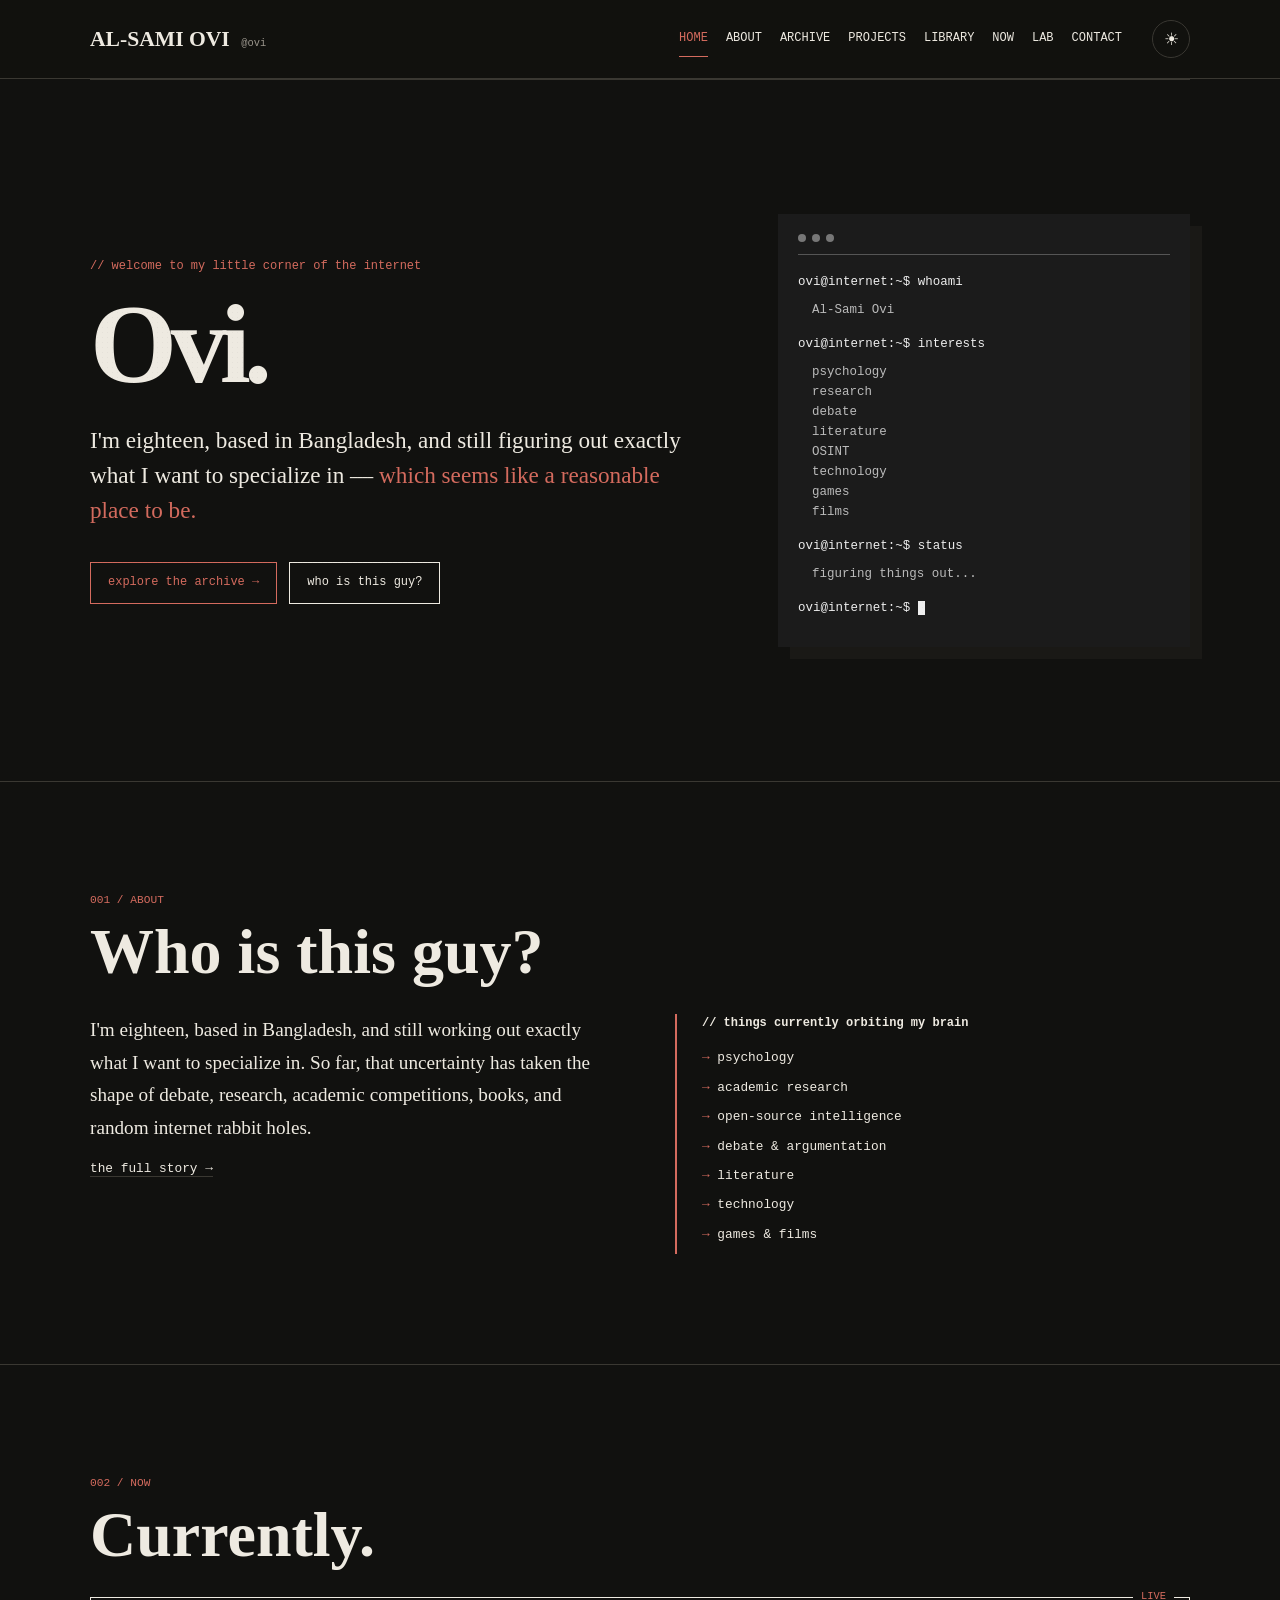
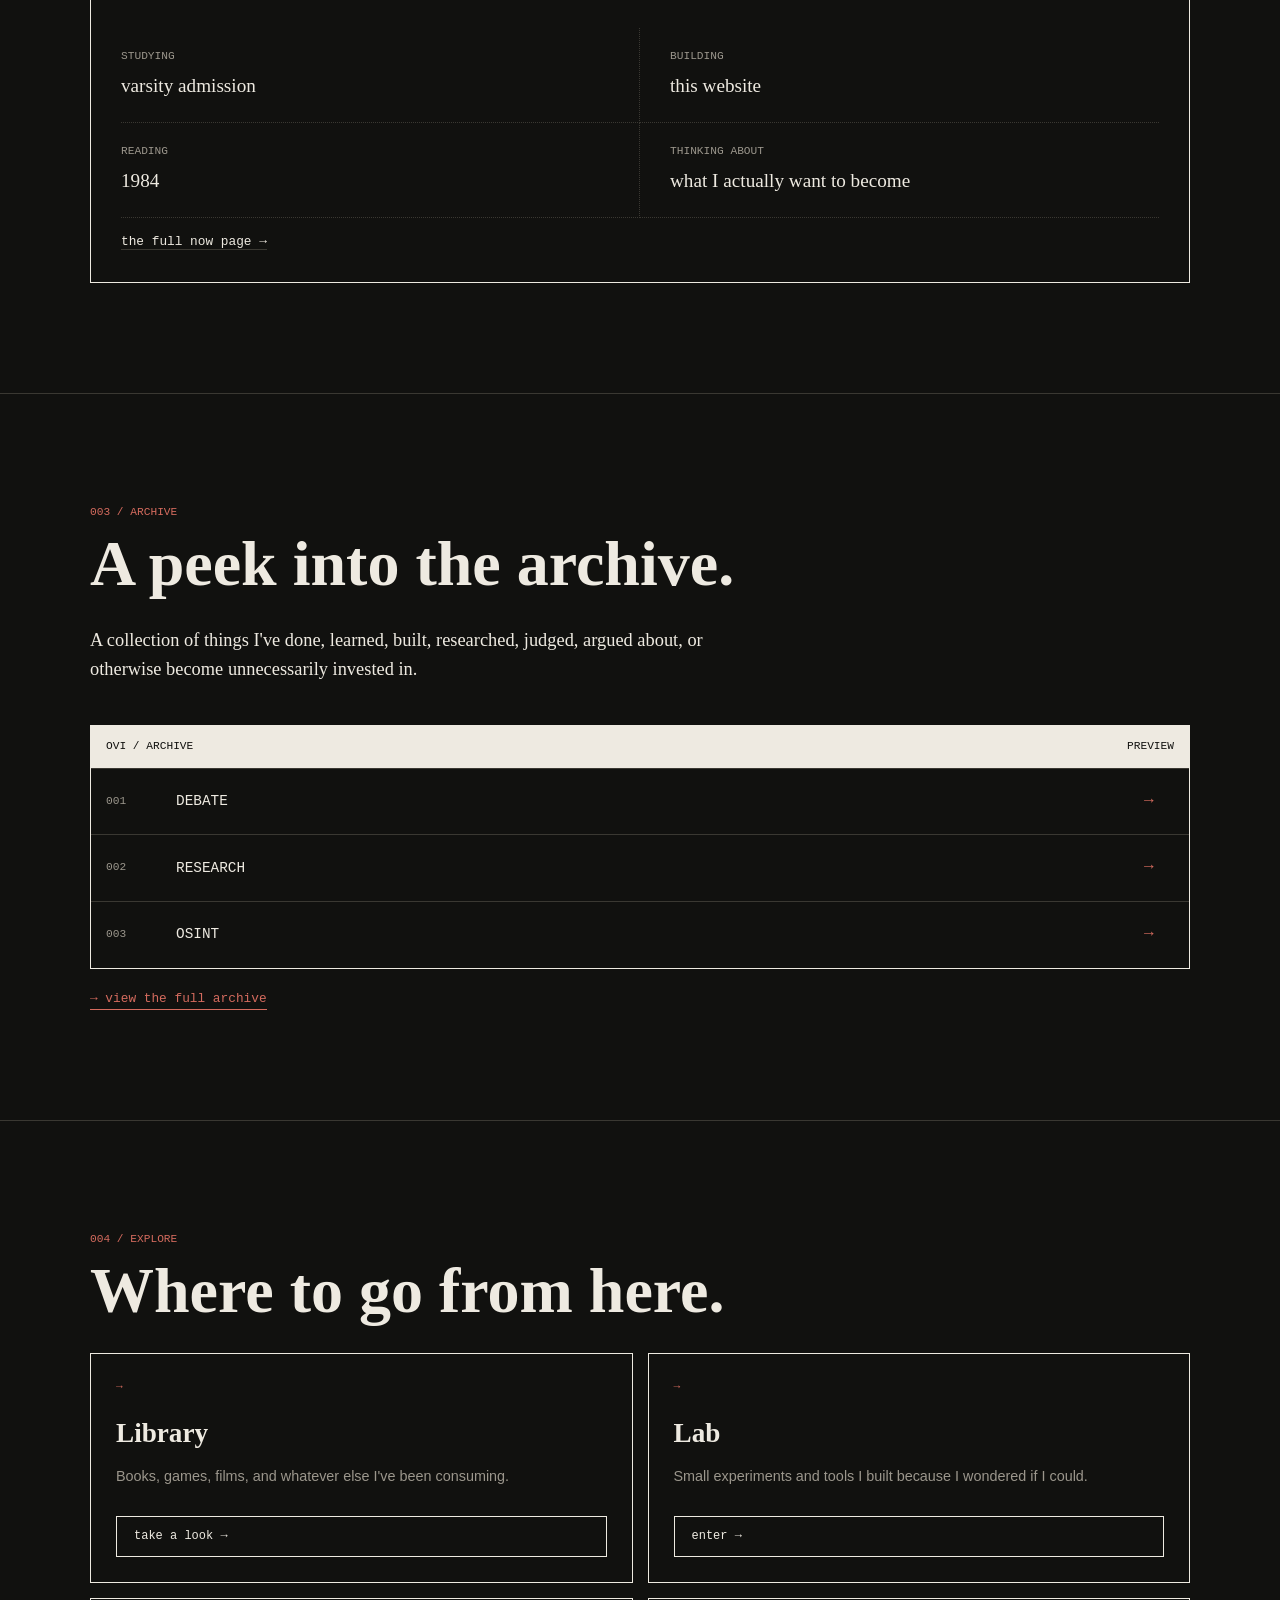
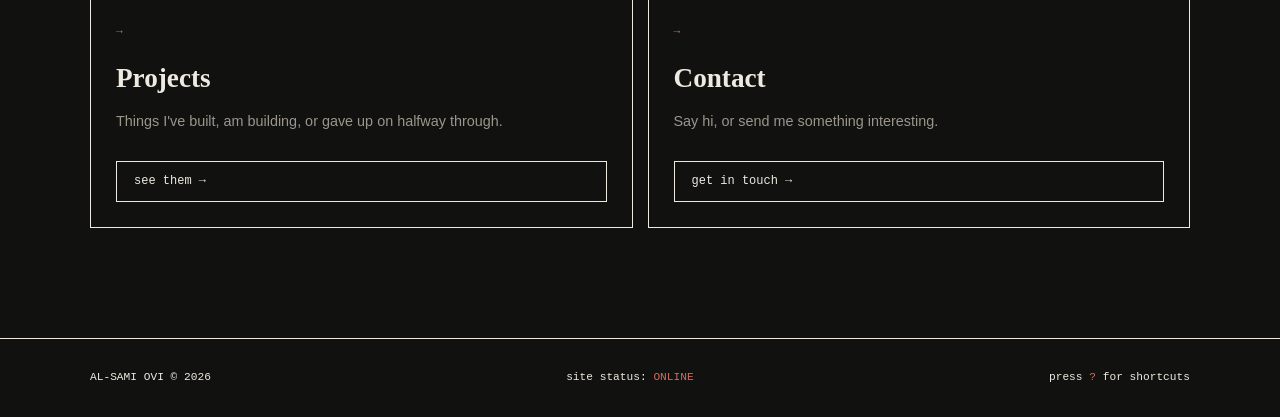
<file: index.html>
<!DOCTYPE html>
<html lang="en">
<head>
  <script>
  if (localStorage.getItem("theme") !== "light") {
    document.documentElement.classList.add("dark");
  }
</script>
  <meta charset="UTF-8" />
  <meta name="viewport" content="width=device-width, initial-scale=1.0" />

  <title>Al-Sami Ovi — A Little Corner of the Internet</title>

  <meta
    name="description"
    content="The personal corner of the internet belonging to Al-Sami Ovi."
  />

  <link rel="stylesheet" href="css/style.css" />
</head>

<body data-page="home">

  <a class="skip-link" href="#main">Skip to content</a>

  <!-- =======================================================
       HEADER / NAV — identical on every page
       ======================================================= -->

  <header>
    <div class="container header-inner">

      <div class="logo" id="logo">
        AL-SAMI OVI
        <small>@ovi</small>
      </div>

      <button class="nav-toggle" id="nav-toggle" aria-label="Toggle navigation" aria-expanded="false" aria-controls="site-nav">
        <span></span><span></span><span></span>
      </button>

      <nav id="site-nav">
  <a href="index.html" data-page="home">home</a>
  <a href="about.html" data-page="about">about</a>
  <a href="archive.html" data-page="archive">archive</a>
  <a href="projects.html" data-page="projects">projects</a>
  <a href="library.html" data-page="library">library</a>
  <a href="now.html" data-page="now">now</a>
  <a href="lab.html" data-page="lab">lab</a>
  <a href="contact.html" data-page="contact">contact</a>

  <button
    class="theme-toggle"
    id="theme-toggle"
    type="button"
    aria-label="Switch to light mode"
    title="Switch theme"
  >
    <span id="theme-icon">☀</span>
  </button>
</nav>

    </div>
  </header>


  <main id="main">

    <!-- =====================================================
         HERO
         ===================================================== -->

    <section class="hero container">

      <div class="reveal">

        <div class="eyebrow">
          // welcome to my little corner of the internet
        </div>

        <h1>
          Ovi.
        </h1>

        <p class="hero-description">
          I'm eighteen, based in Bangladesh, and still figuring out
          exactly what I want to specialize in —
          <em>which seems like a reasonable place to be.</em>
        </p>

        <div class="hero-links">

          <a class="button accent-button" href="archive.html">
            explore the archive →
          </a>

          <a class="button" href="about.html">
            who is this guy?
          </a>

        </div>

      </div>


      <!-- TERMINAL -->

      <div class="terminal reveal">

        <div class="terminal-top">
          <span class="terminal-dot"></span>
          <span class="terminal-dot"></span>
          <span class="terminal-dot"></span>
        </div>

        <div class="terminal-line">
          ovi@internet:~$ whoami
        </div>

        <div class="terminal-output">
          Al-Sami Ovi
        </div>

        <div class="terminal-line">
          ovi@internet:~$ interests
        </div>

        <div class="terminal-output">
          psychology<br>
          research<br>
          debate<br>
          literature<br>
          OSINT<br>
          technology<br>
          games<br>
          films
        </div>

        <div class="terminal-line">
          ovi@internet:~$ status
        </div>

        <div class="terminal-output">
          figuring things out...
        </div>

        <div class="terminal-line">
          ovi@internet:~$ <span class="cursor"></span>
        </div>

      </div>

    </section>


    <!-- =====================================================
         WHO AM I (short version — full version on about.html)
         ===================================================== -->

    <section>
      <div class="container">

        <div class="section-label">001 / about</div>

        <h2 class="section-title">Who is this guy?</h2>

        <div class="about-grid">

          <div class="about-text reveal">

            <p>
              I'm eighteen, based in Bangladesh, and still working out
              exactly what I want to specialize in. So far, that
              uncertainty has taken the shape of debate, research,
              academic competitions, books, and random internet
              rabbit holes.
            </p>

            <div class="link-row">
              <a href="about.html">the full story →</a>
            </div>

          </div>

          <div class="about-note reveal">

            <h3>// things currently orbiting my brain</h3>

            <ul>
              <li>psychology</li>
              <li>academic research</li>
              <li>open-source intelligence</li>
              <li>debate & argumentation</li>
              <li>literature</li>
              <li>technology</li>
              <li>games & films</li>
            </ul>

          </div>

        </div>

      </div>
    </section>


    <!-- =====================================================
         CURRENTLY (short version — full version on now.html)
         ===================================================== -->

    <section>
      <div class="container">

        <div class="section-label">002 / now</div>

        <h2 class="section-title">Currently.</h2>

        <div class="now-box reveal">

          <div class="now-grid">

            <div class="now-item">
              <div class="now-label">studying</div>
              <div class="now-value">varsity admission</div>
            </div>

            <div class="now-item">
              <div class="now-label">building</div>
              <div class="now-value">this website</div>
            </div>

            <div class="now-item">
              <div class="now-label">reading</div>
              <div class="now-value">1984</div>
            </div>

            <div class="now-item">
              <div class="now-label">thinking about</div>
              <div class="now-value">what I actually want to become</div>
            </div>

          </div>

          <div class="link-row">
            <a href="now.html">the full now page →</a>
          </div>

        </div>

      </div>
    </section>


    <!-- =====================================================
         ARCHIVE PREVIEW (full archive lives on archive.html)
         ===================================================== -->

    <section>
      <div class="container">

        <div class="section-label">003 / archive</div>

        <h2 class="section-title">A peek into the archive.</h2>

        <p class="archive-intro">
          A collection of things I've done, learned, built,
          researched, judged, argued about, or otherwise become
          unnecessarily invested in.
        </p>

        <div class="archive reveal">

          <div class="archive-header">
            <span>OVI / ARCHIVE</span>
            <span>PREVIEW</span>
          </div>

          <a class="archive-item" href="debate.html">
            <span class="archive-number">001</span>
            <span class="archive-name">DEBATE</span>
            <span class="archive-arrow">→</span>
          </a>

          <a class="archive-item" href="research.html">
            <span class="archive-number">002</span>
            <span class="archive-name">RESEARCH</span>
            <span class="archive-arrow">→</span>
          </a>

          <a class="archive-item" href="osint.html">
            <span class="archive-number">003</span>
            <span class="archive-name">OSINT</span>
            <span class="archive-arrow">→</span>
          </a>

        </div>

        <a class="archive-preview-link" href="archive.html">
          → view the full archive
        </a>

      </div>
    </section>


    <!-- =====================================================
         WHERE TO GO FROM HERE
         ===================================================== -->

    <section>
      <div class="container">

        <div class="section-label">004 / explore</div>

        <h2 class="section-title">Where to go from here.</h2>

        <div class="lab-grid">

          <div class="lab-card reveal">
            <div>
              <div class="lab-number">→</div>
              <h3>Library</h3>
              <p>Books, games, films, and whatever else I've been consuming.</p>
            </div>
            <a class="button" href="library.html">take a look →</a>
          </div>

          <div class="lab-card reveal">
            <div>
              <div class="lab-number">→</div>
              <h3>Lab</h3>
              <p>Small experiments and tools I built because I wondered if I could.</p>
            </div>
            <a class="button" href="lab.html">enter →</a>
          </div>

          <div class="lab-card reveal">
            <div>
              <div class="lab-number">→</div>
              <h3>Projects</h3>
              <p>Things I've built, am building, or gave up on halfway through.</p>
            </div>
            <a class="button" href="projects.html">see them →</a>
          </div>

          <div class="lab-card reveal">
            <div>
              <div class="lab-number">→</div>
              <h3>Contact</h3>
              <p>Say hi, or send me something interesting.</p>
            </div>
            <a class="button" href="contact.html">get in touch →</a>
          </div>

        </div>

      </div>
    </section>

  </main>


  <!-- =======================================================
       FOOTER — identical on every page
       ======================================================= -->

  <footer>
    <div class="container footer-inner">
      <div>AL-SAMI OVI © <span id="year"></span></div>
      <div>site status: <span class="accent">ONLINE</span></div>
      <div>press <span class="accent">?</span> for shortcuts</div>
    </div>
  </footer>

  <script src="js/main.js"></script>

</body>
</html>
</file>
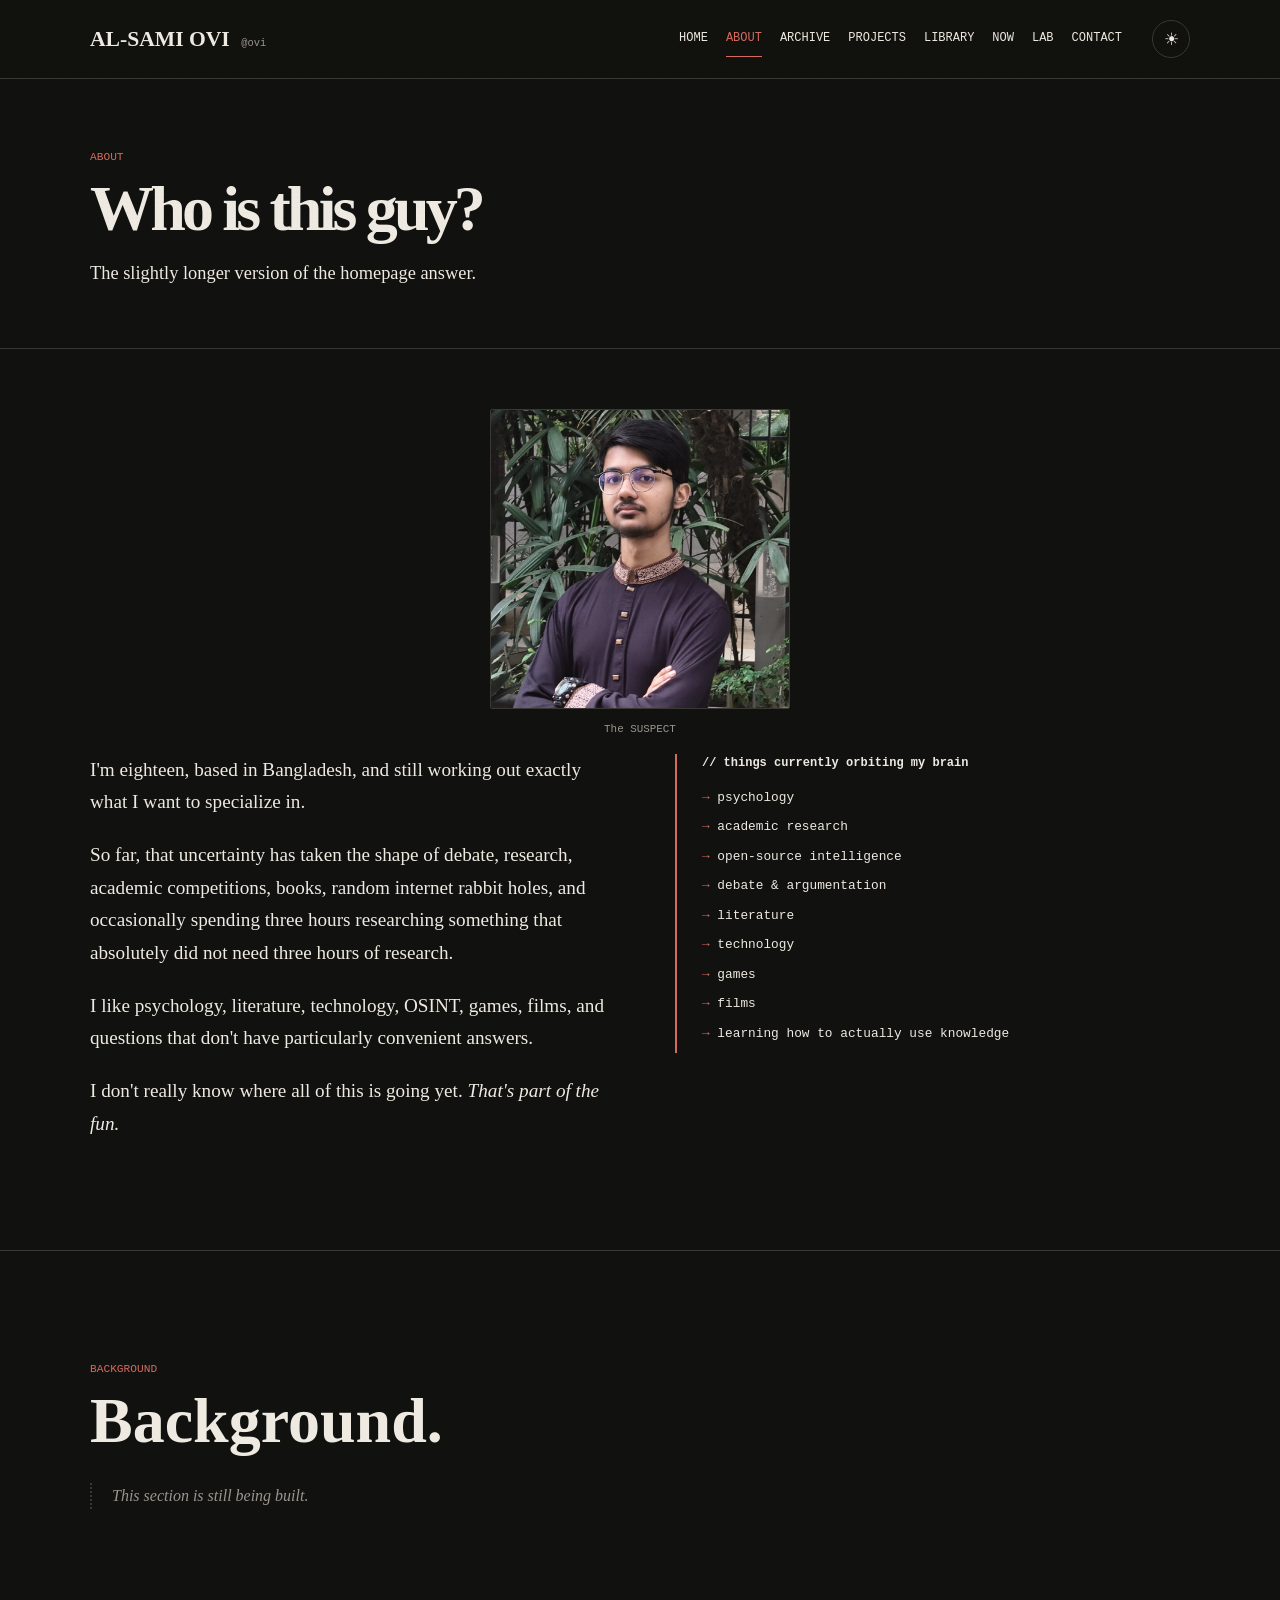
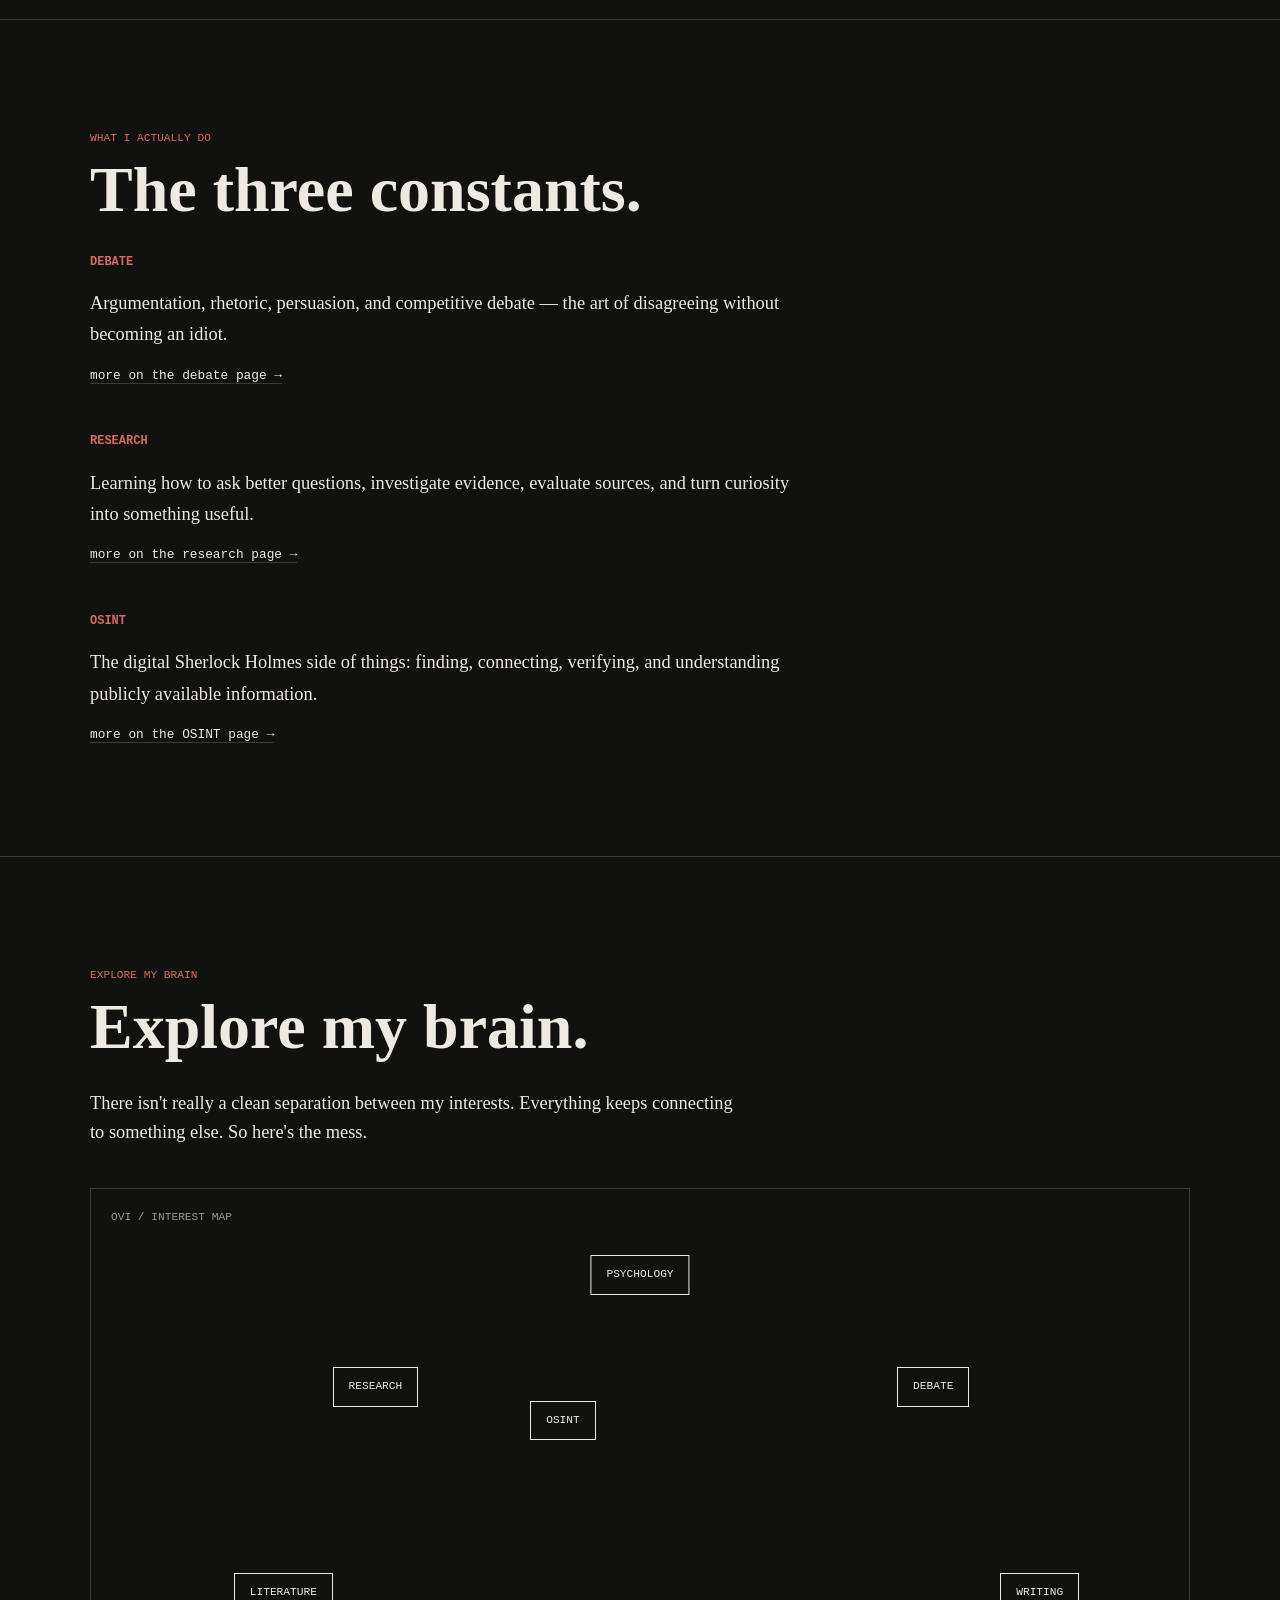
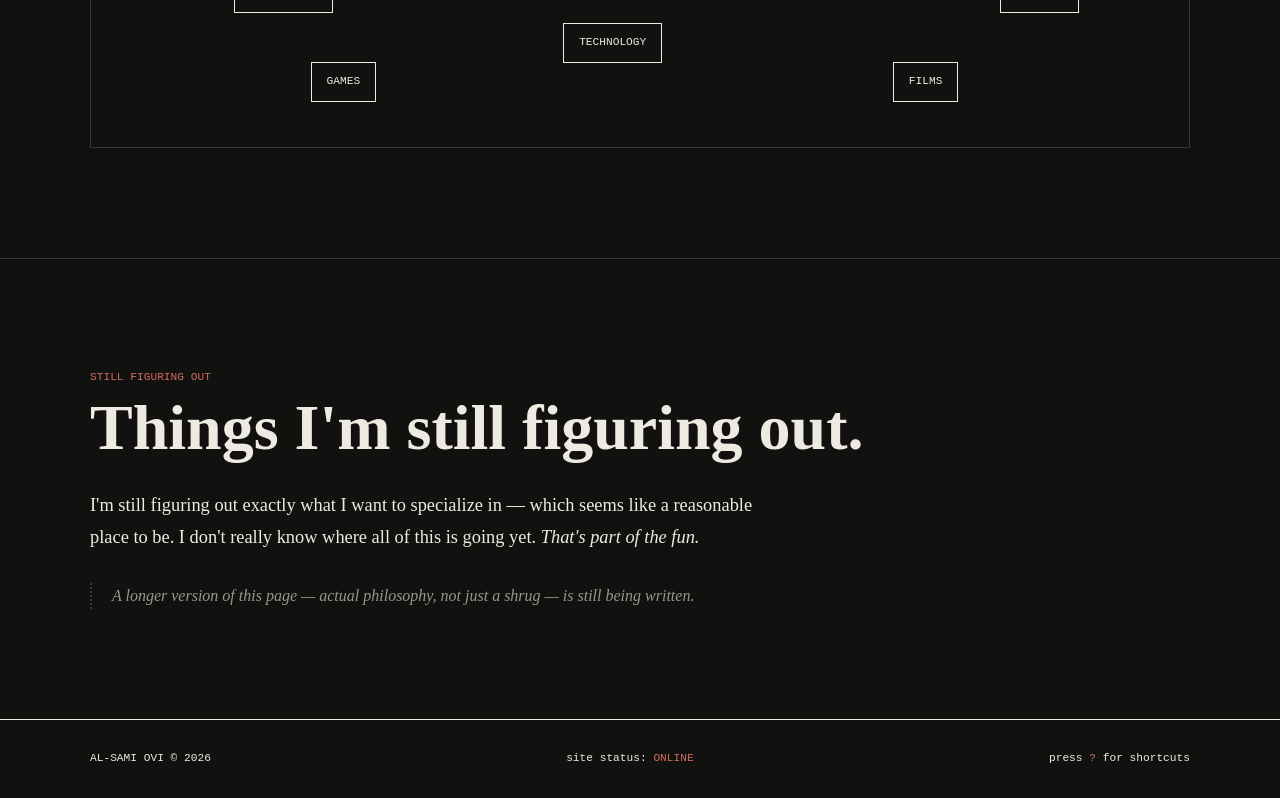
<file: about.html>
<!DOCTYPE html>
<html lang="en">
<head>
  <script>
  if (localStorage.getItem("theme") !== "light") {
    document.documentElement.classList.add("dark");
  }
</script>
  <meta charset="UTF-8" />
  <meta name="viewport" content="width=device-width, initial-scale=1.0" />

  <title>About — Al-Sami Ovi</title>

  <meta
    name="description"
    content="Who Al-Sami Ovi is, what he's into, and what he's still figuring out."
  />

  <link rel="stylesheet" href="css/style.css" />
</head>

<body data-page="about">

  <a class="skip-link" href="#main">Skip to content</a>

  <header>
    <div class="container header-inner">

      <div class="logo" id="logo">
        AL-SAMI OVI
        <small>@ovi</small>
      </div>

      <button class="nav-toggle" id="nav-toggle" aria-label="Toggle navigation" aria-expanded="false" aria-controls="site-nav">
        <span></span><span></span><span></span>
      </button>

      <nav id="site-nav">
        <a href="index.html" data-page="home">home</a>
        <a href="about.html" data-page="about">about</a>
        <a href="archive.html" data-page="archive">archive</a>
        <a href="projects.html" data-page="projects">projects</a>
        <a href="library.html" data-page="library">library</a>
        <a href="now.html" data-page="now">now</a>
        <a href="lab.html" data-page="lab">lab</a>
        <a href="contact.html" data-page="contact">contact</a>
        <button
      class="theme-toggle"
      id="theme-toggle"
      type="button"
      aria-label="Switch to light mode"
      title="Switch theme"
    >
      <span id="theme-icon">☀️</span>
    </button>
      </nav>

    </div>
  </header>


  <main id="main">

    <section class="page-header container">
      <div class="section-label">about</div>
      <h1 class="section-title">Who is this guy?</h1>
      <p class="page-intro">
        The slightly longer version of the homepage answer.
      </p>
    </section>

    <section>
  <div class="container">

    <div class="about-photo reveal">
      <img src="portrait.jpg" alt="Al-Sami Ovi" />
      <p align="center">The SUSPECT</p>
    </div>

    <div class="about-grid">

      <div class="about-text reveal">

        <p>
          I'm eighteen, based in Bangladesh, and still working out
          exactly what I want to specialize in.
        </p>

        <p>
          So far, that uncertainty has taken the shape of debate,
          research, academic competitions, books, random internet
          rabbit holes, and occasionally spending three hours
          researching something that absolutely did not need three
          hours of research.
        </p>

        <p>
          I like psychology, literature, technology, OSINT,
          games, films, and questions that don't have particularly
          convenient answers.
        </p>

        <p>
          I don't really know where all of this is going yet.
          <em>That's part of the fun.</em>
        </p>

      </div>

          <div class="about-note reveal">

            <h3>// things currently orbiting my brain</h3>

            <ul>
              <li>psychology</li>
              <li>academic research</li>
              <li>open-source intelligence</li>
              <li>debate & argumentation</li>
              <li>literature</li>
              <li>technology</li>
              <li>games</li>
              <li>films</li>
              <li>learning how to actually use knowledge</li>
            </ul>

          </div>

        </div>

      </div>
    </section>


    <!-- =====================================================
         BACKGROUND & EDUCATION
         ===================================================== -->

    <section>
      <div class="container">

        <div class="section-label">background</div>
        <h2 class="section-title">Background.</h2>

        <p class="placeholder-note">
          This section is still being built.
        </p>

      </div>
    </section>


    <!-- =====================================================
         DEBATE / RESEARCH / OSINT — quick pointers
         ===================================================== -->

    <section>
      <div class="container">

        <div class="section-label">what I actually do</div>
        <h2 class="section-title">The three constants.</h2>

        <div class="content-block reveal">
          <h3>Debate</h3>
          <p>
            Argumentation, rhetoric, persuasion, and competitive
            debate — the art of disagreeing without becoming an idiot.
          </p>
          <div class="link-row">
            <a href="debate.html">more on the debate page →</a>
          </div>
        </div>

        <div class="content-block reveal">
          <h3>Research</h3>
          <p>
            Learning how to ask better questions, investigate
            evidence, evaluate sources, and turn curiosity into
            something useful.
          </p>
          <div class="link-row">
            <a href="research.html">more on the research page →</a>
          </div>
        </div>

        <div class="content-block reveal">
          <h3>OSINT</h3>
          <p>
            The digital Sherlock Holmes side of things: finding,
            connecting, verifying, and understanding publicly
            available information.
          </p>
          <div class="link-row">
            <a href="osint.html">more on the OSINT page →</a>
          </div>
        </div>

      </div>
    </section>


    <!-- =====================================================
         INTEREST MAP
         ===================================================== -->

    <section id="map">
      <div class="container">

        <div class="section-label">explore my brain</div>

        <h2 class="section-title">Explore my brain.</h2>

        <p class="archive-intro">
          There isn't really a clean separation between my interests.
          Everything keeps connecting to something else.
          So here's the mess.
        </p>


        <div class="map-container reveal">

          <div class="map-title">
            OVI / INTEREST MAP
          </div>

          <button type="button" class="map-node node-psychology"
               data-map="Psychology"
               data-description="How people think, behave, form beliefs, and occasionally make absolutely terrible decisions.">
            PSYCHOLOGY
          </button>

          <button type="button" class="map-node node-research"
               data-map="Research"
               data-description="Learning how to ask better questions, investigate evidence, evaluate sources, and turn curiosity into something useful.">
            RESEARCH
          </button>

          <button type="button" class="map-node node-debate"
               data-map="Debate"
               data-description="Argumentation, rhetoric, persuasion, critical thinking, competitive debate, and the beautiful art of disagreeing without becoming an idiot.">
            DEBATE
          </button>

          <button type="button" class="map-node node-literature"
               data-map="Literature"
               data-description="Books, stories, ideas, characters, symbolism, and all the strange ways fiction can explain reality.">
            LITERATURE
          </button>

          <button type="button" class="map-node node-writing"
               data-map="Writing"
               data-description="Trying to turn thoughts into words that don't sound like they were generated by a corporate motivational poster.">
            WRITING
          </button>

          <button type="button" class="map-node node-osint"
               data-map="OSINT"
               data-description="The digital Sherlock Holmes side of things: finding, connecting, verifying, and understanding publicly available information.">
            OSINT
          </button>

          <button type="button" class="map-node node-tech"
               data-map="Technology"
               data-description="Programming, AI, digital tools, web technology, cybersecurity concepts, and figuring out how computers actually work.">
            TECHNOLOGY
          </button>

          <button type="button" class="map-node node-games"
               data-map="Games"
               data-description="Games as entertainment, systems, puzzles, storytelling, and sometimes surprisingly good psychological experiments.">
            GAMES
          </button>

          <button type="button" class="map-node node-films"
               data-map="Films"
               data-description="Movies, animation, stories, obscure details, and the increasingly unreasonable amount of information one can memorize for a quiz.">
            FILMS
          </button>

          <div class="map-info" id="map-info">
            <div class="map-info-title" id="map-info-title">
              SELECT SOMETHING
            </div>
            <div id="map-info-text">
              Click one of the nodes above.
            </div>
          </div>

        </div>

      </div>
    </section>


    <!-- =====================================================
         PERSONAL PHILOSOPHY
         ===================================================== -->

    <section id="philosophy">
      <div class="container">

        <div class="section-label">still figuring out</div>
        <h2 class="section-title">Things I'm still figuring out.</h2>

        <div class="content-block reveal">
          <p>
            I'm still figuring out exactly what I want to specialize
            in — which seems like a reasonable place to be. I don't
            really know where all of this is going yet.
            <em>That's part of the fun.</em>
          </p>
        </div>

        <p class="placeholder-note" style="margin-top: 30px;">
          A longer version of this page — actual philosophy,
          not just a shrug — is still being written.
        </p>

      </div>
    </section>

  </main>


  <footer>
    <div class="container footer-inner">
      <div>AL-SAMI OVI © <span id="year"></span></div>
      <div>site status: <span class="accent">ONLINE</span></div>
      <div>press <span class="accent">?</span> for shortcuts</div>
    </div>
  </footer>

  <script src="js/main.js"></script>

</body>
</html>
</file>
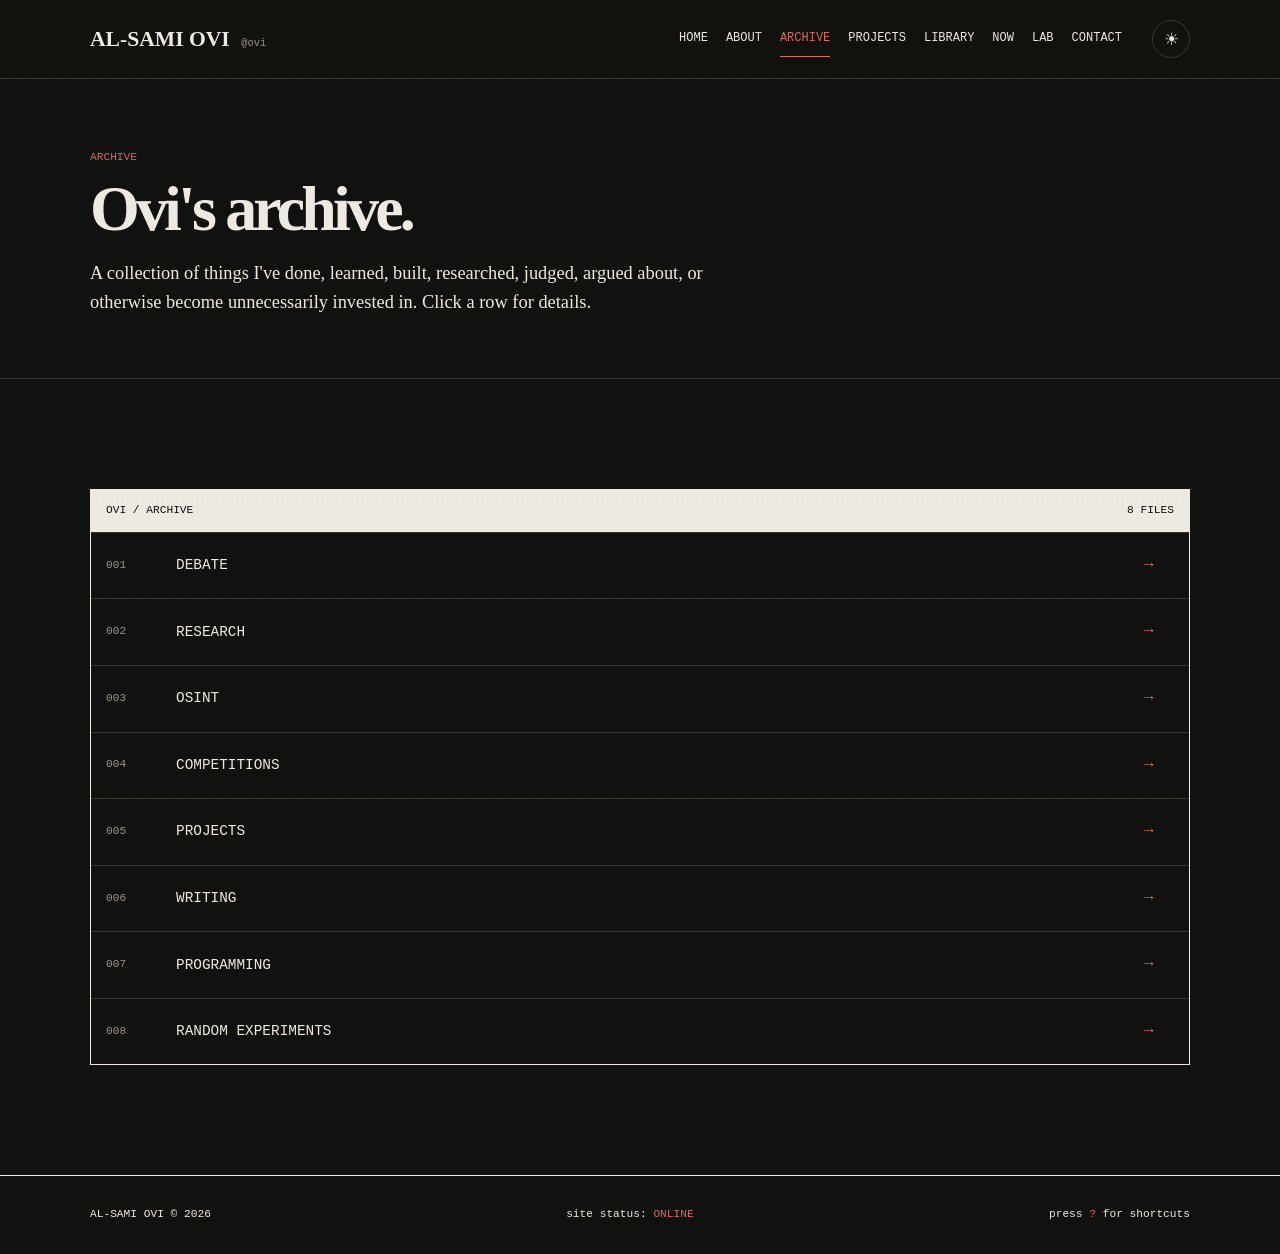
<file: archive.html>
<!DOCTYPE html>
<html lang="en">
<head>
  <script>
  if (localStorage.getItem("theme") !== "light") {
    document.documentElement.classList.add("dark");
  }
</script>
  <meta charset="UTF-8" />
  <meta name="viewport" content="width=device-width, initial-scale=1.0" />

  <title>Archive — Al-Sami Ovi</title>

  <meta
    name="description"
    content="A central archive of Al-Sami Ovi's work, research, debate, and other interests."
  />

  <link rel="stylesheet" href="css/style.css" />
</head>

<body data-page="archive">

  <a class="skip-link" href="#main">Skip to content</a>

  <header>
    <div class="container header-inner">

      <div class="logo" id="logo">
        AL-SAMI OVI
        <small>@ovi</small>
      </div>

      <button class="nav-toggle" id="nav-toggle" aria-label="Toggle navigation" aria-expanded="false" aria-controls="site-nav">
        <span></span><span></span><span></span>
      </button>

      <nav id="site-nav">
        <a href="index.html" data-page="home">home</a>
        <a href="about.html" data-page="about">about</a>
        <a href="archive.html" data-page="archive">archive</a>
        <a href="projects.html" data-page="projects">projects</a>
        <a href="library.html" data-page="library">library</a>
        <a href="now.html" data-page="now">now</a>
        <a href="lab.html" data-page="lab">lab</a>
        <a href="contact.html" data-page="contact">contact</a>
        <button
      class="theme-toggle"
      id="theme-toggle"
      type="button"
      aria-label="Switch to light mode"
      title="Switch theme"
    >
      <span id="theme-icon">☀️</span>
    </button>
      </nav>

    </div>
  </header>


  <main id="main">

    <section class="page-header container">
      <div class="section-label">archive</div>
      <h1 class="section-title">Ovi's archive.</h1>
      <p class="page-intro">
        A collection of things I've done, learned, built,
        researched, judged, argued about, or otherwise become
        unnecessarily invested in. Click a row for details.
      </p>
    </section>

    <section>
      <div class="container">

        <div class="archive reveal">

          <div class="archive-header">
            <span>OVI / ARCHIVE</span>
            <span>8 FILES</span>
          </div>

          <button type="button" class="archive-item"
                  data-title="Debate"
                  data-content="Debate competitions, arguments, judging experiences, speeches, and things I've learned about constructing and destroying arguments."
                  data-link="debate.html"
                  data-link-label="visit the debate page →">
            <span class="archive-number">001</span>
            <span class="archive-name">DEBATE</span>
            <span class="archive-arrow">→</span>
          </button>

          <button type="button" class="archive-item"
                  data-title="Research"
                  data-content="Academic research, research methodology, interesting questions, papers, investigations, and rabbit holes worth documenting."
                  data-link="research.html"
                  data-link-label="visit the research page →">
            <span class="archive-number">002</span>
            <span class="archive-name">RESEARCH</span>
            <span class="archive-arrow">→</span>
          </button>

          <button type="button" class="archive-item"
                  data-title="OSINT"
                  data-content="Open-source intelligence, digital investigation, search techniques, metadata, digital footprints, and ethical investigative methodology."
                  data-link="osint.html"
                  data-link-label="visit the OSINT page →">
            <span class="archive-number">003</span>
            <span class="archive-name">OSINT</span>
            <span class="archive-arrow">→</span>
          </button>

          <button type="button" class="archive-item"
                  data-title="Competitions"
                  data-content="Olympiads, academic competitions, national events, quizzes, and the various situations where I apparently decided competition was a good hobby."
                  data-link="debate.html"
                  data-link-label="more on the debate page →">
            <span class="archive-number">004</span>
            <span class="archive-name">COMPETITIONS</span>
            <span class="archive-arrow">→</span>
          </button>

          <button type="button" class="archive-item"
                  data-title="Projects"
                  data-content="Things I've built or am currently building. Some serious. Some experimental. Some exist primarily because I wondered if I could make them."
                  data-link="projects.html"
                  data-link-label="visit the projects page →">
            <span class="archive-number">005</span>
            <span class="archive-name">PROJECTS</span>
            <span class="archive-arrow">→</span>
          </button>

          <button type="button" class="archive-item"
                  data-title="Writing"
                  data-content="Essays, notes, thoughts, reviews, observations, and other attempts to turn the chaos in my head into coherent sentences."
                  data-link="about.html#philosophy"
                  data-link-label="see what I've written so far →">
            <span class="archive-number">006</span>
            <span class="archive-name">WRITING</span>
            <span class="archive-arrow">→</span>
          </button>

          <button type="button" class="archive-item"
                  data-title="Programming"
                  data-content="Programming experiments and small projects while I learn how to actually build things instead of merely understanding how they work."
                  data-link="projects.html"
                  data-link-label="visit the projects page →">
            <span class="archive-number">007</span>
            <span class="archive-name">PROGRAMMING</span>
            <span class="archive-arrow">→</span>
          </button>

          <button type="button" class="archive-item"
                  data-title="Random Experiments"
                  data-content="The miscellaneous folder. Things that don't fit anywhere else. Probably the most interesting folder."
                  data-link="random.html"
                  data-link-label="visit the random page →">
            <span class="archive-number">008</span>
            <span class="archive-name">RANDOM EXPERIMENTS</span>
            <span class="archive-arrow">→</span>
          </button>

        </div>

      </div>
    </section>

  </main>


  <!-- =======================================================
       MODAL
       ======================================================= -->

  <div class="modal" id="modal">
    <div class="modal-box">

      <button class="modal-close" id="modal-close">
        [ close ]
      </button>

      <h2 id="modal-title">Archive</h2>

      <p id="modal-content">Content.</p>

      <a class="modal-link" id="modal-link" href="#" style="display: none;">
        visit page →
      </a>

    </div>
  </div>


  <footer>
    <div class="container footer-inner">
      <div>AL-SAMI OVI © <span id="year"></span></div>
      <div>site status: <span class="accent">ONLINE</span></div>
      <div>press <span class="accent">?</span> for shortcuts</div>
    </div>
  </footer>

  <script src="js/main.js"></script>

</body>
</html>
</file>
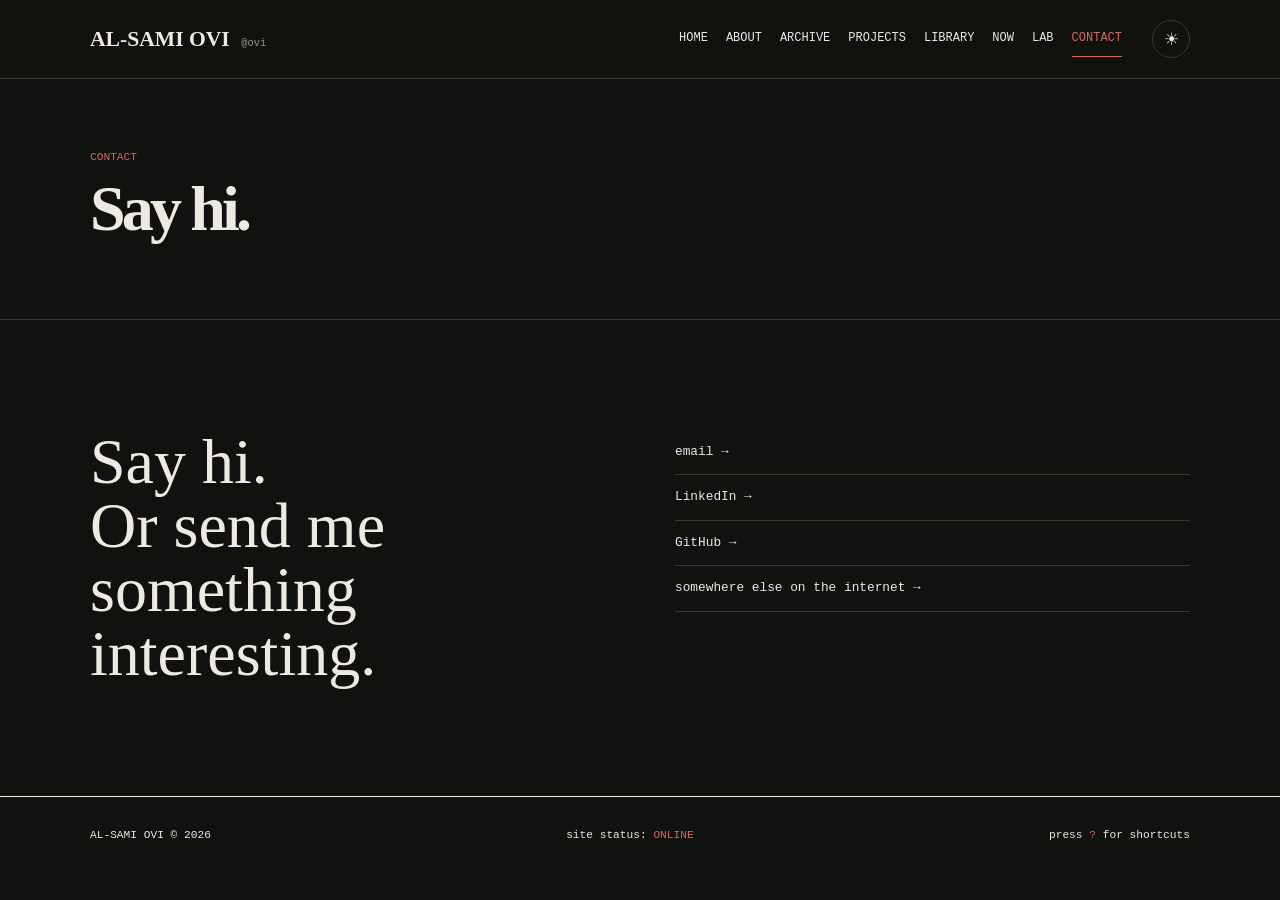
<file: contact.html>
<!DOCTYPE html>
<html lang="en">
<head>
  <script>
  if (localStorage.getItem("theme") !== "light") {
    document.documentElement.classList.add("dark");
  }
</script>
  <meta charset="UTF-8" />
  <meta name="viewport" content="width=device-width, initial-scale=1.0" />

  <title>Contact — Al-Sami Ovi</title>

  <meta
    name="description"
    content="Get in touch with Al-Sami Ovi."
  />

  <link rel="stylesheet" href="css/style.css" />
</head>

<body data-page="contact">

  <a class="skip-link" href="#main">Skip to content</a>

  <header>
    <div class="container header-inner">

      <div class="logo" id="logo">
        AL-SAMI OVI
        <small>@ovi</small>
      </div>

      <button class="nav-toggle" id="nav-toggle" aria-label="Toggle navigation" aria-expanded="false" aria-controls="site-nav">
        <span></span><span></span><span></span>
      </button>

      <nav id="site-nav">
        <a href="index.html" data-page="home">home</a>
        <a href="about.html" data-page="about">about</a>
        <a href="archive.html" data-page="archive">archive</a>
        <a href="projects.html" data-page="projects">projects</a>
        <a href="library.html" data-page="library">library</a>
        <a href="now.html" data-page="now">now</a>
        <a href="lab.html" data-page="lab">lab</a>
        <a href="contact.html" data-page="contact">contact</a>
        <button
      class="theme-toggle"
      id="theme-toggle"
      type="button"
      aria-label="Switch to light mode"
      title="Switch theme"
    >
      <span id="theme-icon">☀️</span>
    </button>
      </nav>

    </div>
  </header>


  <main id="main">

    <section class="page-header container">
      <div class="section-label">contact</div>
      <h1 class="section-title">Say hi.</h1>
    </section>

    <section>
      <div class="container">

        <div class="contact-area">

          <div class="contact-big reveal">
            Say hi.<br>
            Or send me<br>
            something<br>
            interesting.
          </div>

          <div class="contact-links reveal">

            <!-- Replace these with your actual links -->

            <a href="#" class="placeholder-link">
              email →
            </a>

            <a href="#" class="placeholder-link">
              LinkedIn →
            </a>

            <a href="#" class="placeholder-link">
              GitHub →
            </a>

            <a href="#" class="placeholder-link">
              somewhere else on the internet →
            </a>

          </div>

        </div>

      </div>
    </section>

  </main>


  <footer>
    <div class="container footer-inner">
      <div>AL-SAMI OVI © <span id="year"></span></div>
      <div>site status: <span class="accent">ONLINE</span></div>
      <div>press <span class="accent">?</span> for shortcuts</div>
    </div>
  </footer>

  <script src="js/main.js"></script>

</body>
</html>
</file>
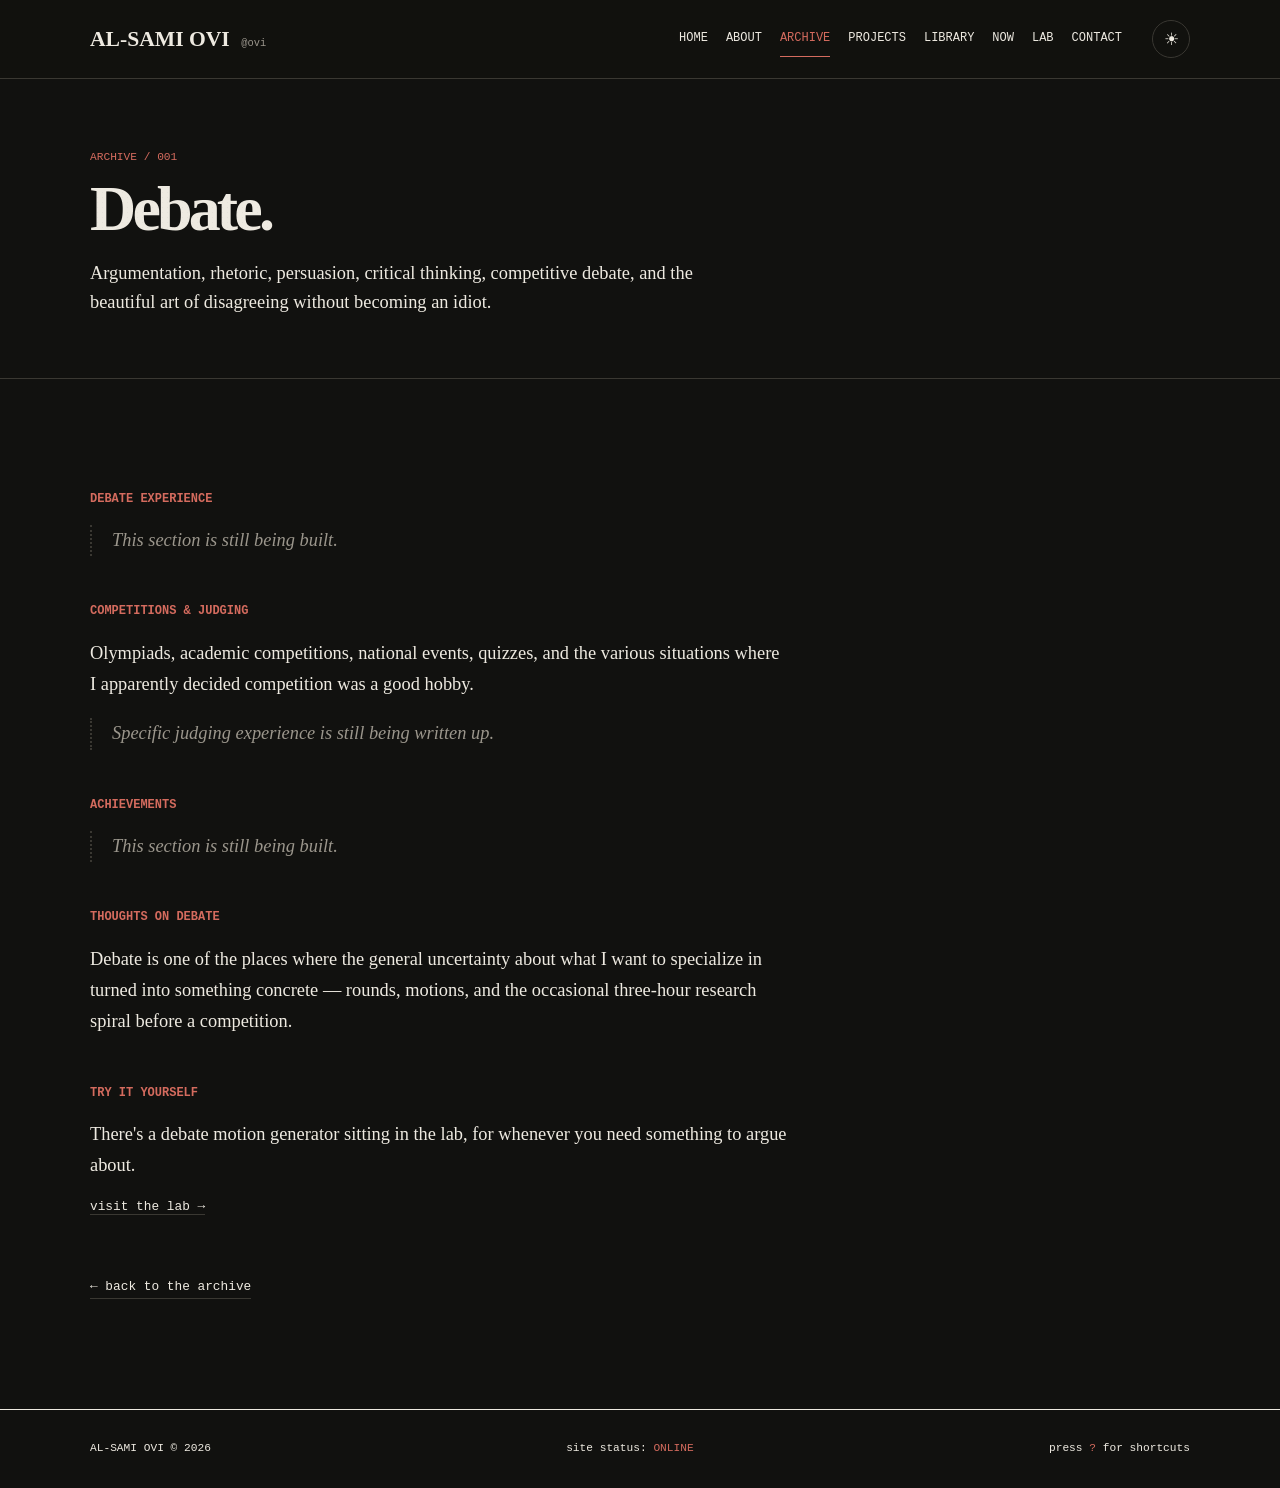
<file: debate.html>
<!DOCTYPE html>
<html lang="en">
<head>
  <script>
  if (localStorage.getItem("theme") !== "light") {
    document.documentElement.classList.add("dark");
  }
</script>
  <meta charset="UTF-8" />
  <meta name="viewport" content="width=device-width, initial-scale=1.0" />

  <title>Debate — Al-Sami Ovi</title>

  <meta
    name="description"
    content="Al-Sami Ovi on debate: competitions, judging, and thoughts on argumentation."
  />

  <link rel="stylesheet" href="css/style.css" />
</head>

<body data-page="archive">

  <a class="skip-link" href="#main">Skip to content</a>

  <header>
    <div class="container header-inner">

      <div class="logo" id="logo">
        AL-SAMI OVI
        <small>@ovi</small>
      </div>

      <button class="nav-toggle" id="nav-toggle" aria-label="Toggle navigation" aria-expanded="false" aria-controls="site-nav">
        <span></span><span></span><span></span>
      </button>

      <nav id="site-nav">
        <a href="index.html" data-page="home">home</a>
        <a href="about.html" data-page="about">about</a>
        <a href="archive.html" data-page="archive">archive</a>
        <a href="projects.html" data-page="projects">projects</a>
        <a href="library.html" data-page="library">library</a>
        <a href="now.html" data-page="now">now</a>
        <a href="lab.html" data-page="lab">lab</a>
        <a href="contact.html" data-page="contact">contact</a>
        <button
      class="theme-toggle"
      id="theme-toggle"
      type="button"
      aria-label="Switch to light mode"
      title="Switch theme"
    >
      <span id="theme-icon">☀️</span>
    </button>
      </nav>

    </div>
  </header>


  <main id="main">

    <section class="page-header container">
      <div class="section-label">archive / 001</div>
      <h1 class="section-title">Debate.</h1>
      <p class="page-intro">
        Argumentation, rhetoric, persuasion, critical thinking,
        competitive debate, and the beautiful art of disagreeing
        without becoming an idiot.
      </p>
    </section>

    <section>
      <div class="container">

        <div class="content-block reveal">
          <h3>Debate experience</h3>
          <p class="placeholder-note">
            This section is still being built.
          </p>
        </div>

        <div class="content-block reveal">
          <h3>Competitions & judging</h3>
          <p>
            Olympiads, academic competitions, national events,
            quizzes, and the various situations where I apparently
            decided competition was a good hobby.
          </p>
          <p class="placeholder-note" style="margin-top: 18px;">
            Specific judging experience is still being written up.
          </p>
        </div>

        <div class="content-block reveal">
          <h3>Achievements</h3>
          <p class="placeholder-note">
            This section is still being built.
          </p>
        </div>

        <div class="content-block reveal">
          <h3>Thoughts on debate</h3>
          <p>
            Debate is one of the places where the general uncertainty
            about what I want to specialize in turned into something
            concrete — rounds, motions, and the occasional three-hour
            research spiral before a competition.
          </p>
        </div>

        <div class="content-block reveal">
          <h3>Try it yourself</h3>
          <p>
            There's a debate motion generator sitting in the lab,
            for whenever you need something to argue about.
          </p>
          <div class="link-row">
            <a href="lab.html">visit the lab →</a>
          </div>
        </div>

        <a class="back-link" href="archive.html">← back to the archive</a>

      </div>
    </section>

  </main>


  <footer>
    <div class="container footer-inner">
      <div>AL-SAMI OVI © <span id="year"></span></div>
      <div>site status: <span class="accent">ONLINE</span></div>
      <div>press <span class="accent">?</span> for shortcuts</div>
    </div>
  </footer>

  <script src="js/main.js"></script>

</body>
</html>
</file>
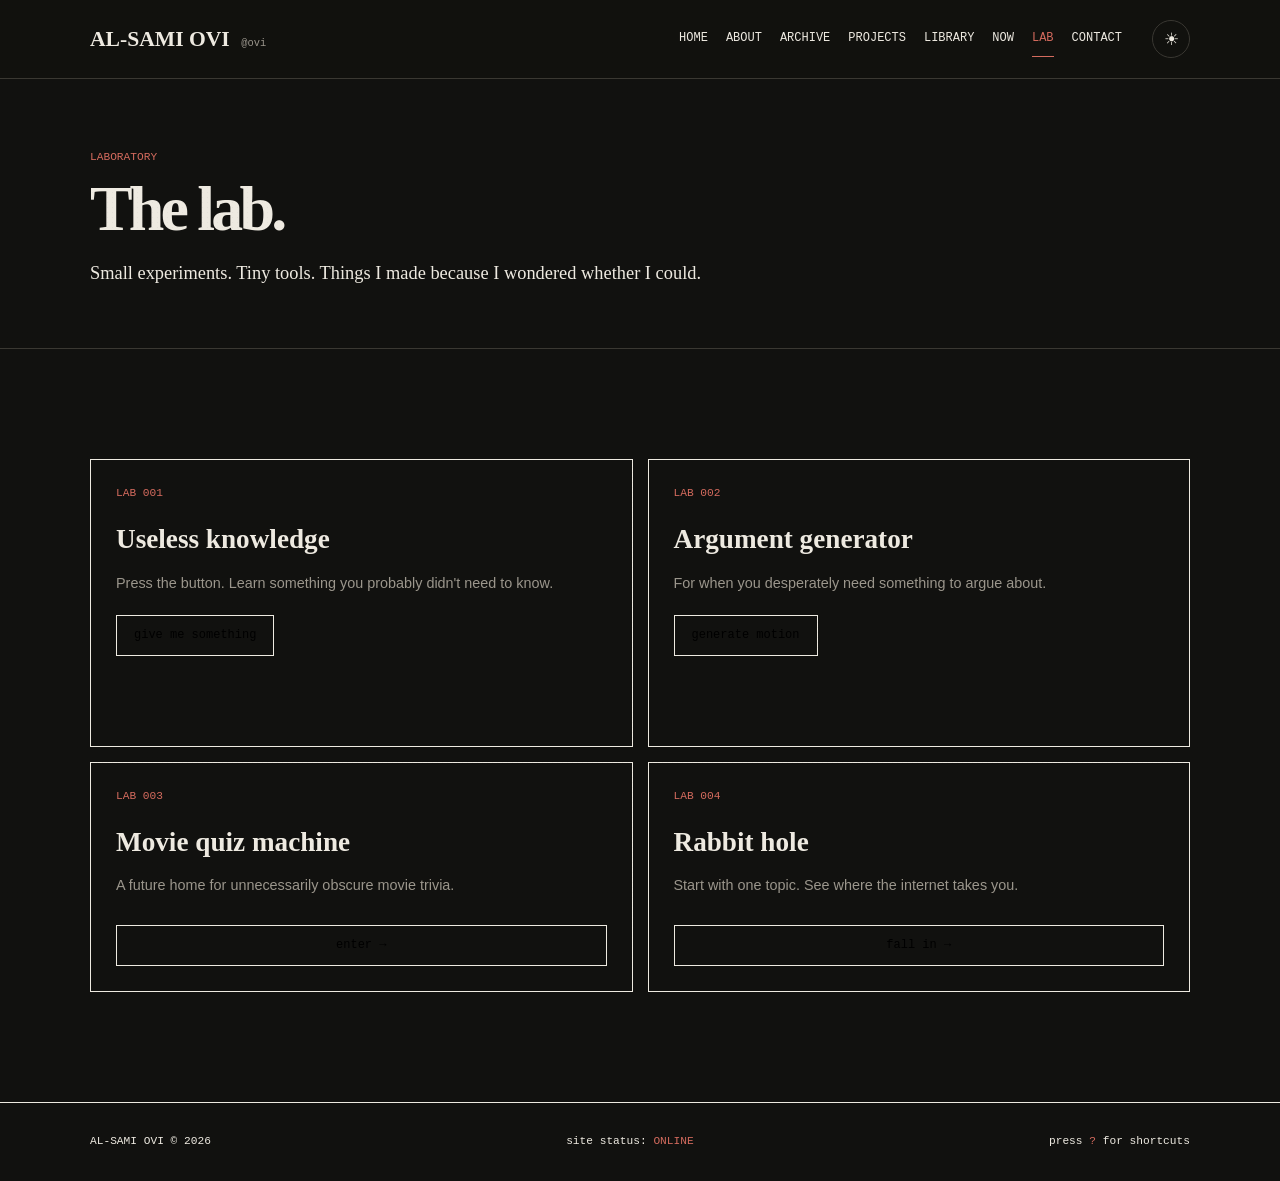
<file: lab.html>
<!DOCTYPE html>
<html lang="en">
<head>
  <script>
  if (localStorage.getItem("theme") !== "light") {
    document.documentElement.classList.add("dark");
  }
</script>
  <meta charset="UTF-8" />
  <meta name="viewport" content="width=device-width, initial-scale=1.0" />

  <title>Lab — Al-Sami Ovi</title>

  <meta
    name="description"
    content="Small interactive experiments and tools by Al-Sami Ovi."
  />

  <link rel="stylesheet" href="css/style.css" />
</head>

<body data-page="lab">

  <a class="skip-link" href="#main">Skip to content</a>

  <header>
    <div class="container header-inner">

      <div class="logo" id="logo">
        AL-SAMI OVI
        <small>@ovi</small>
      </div>

      <button class="nav-toggle" id="nav-toggle" aria-label="Toggle navigation" aria-expanded="false" aria-controls="site-nav">
        <span></span><span></span><span></span>
      </button>

      <nav id="site-nav">
        <a href="index.html" data-page="home">home</a>
        <a href="about.html" data-page="about">about</a>
        <a href="archive.html" data-page="archive">archive</a>
        <a href="projects.html" data-page="projects">projects</a>
        <a href="library.html" data-page="library">library</a>
        <a href="now.html" data-page="now">now</a>
        <a href="lab.html" data-page="lab">lab</a>
        <a href="contact.html" data-page="contact">contact</a>
        <button
      class="theme-toggle"
      id="theme-toggle"
      type="button"
      aria-label="Switch to light mode"
      title="Switch theme"
    >
      <span id="theme-icon">☀️</span>
    </button>
      </nav>

    </div>
  </header>


  <main id="main">

    <section class="page-header container">
      <div class="section-label">laboratory</div>
      <h1 class="section-title">The lab.</h1>
      <p class="page-intro">
        Small experiments. Tiny tools. Things I made because
        I wondered whether I could.
      </p>
    </section>

    <section>
      <div class="container">

        <div class="lab-grid">

          <!-- RANDOM FACT -->
          <div class="lab-card reveal">
            <div>
              <div class="lab-number">LAB 001</div>
              <h3>Useless knowledge</h3>
              <p>
                Press the button. Learn something you probably
                didn't need to know.
              </p>
            </div>
            <div>
              <button class="button" id="fact-button">
                give me something
              </button>
              <div id="fact-output"></div>
            </div>
          </div>

          <!-- ARGUMENT GENERATOR -->
          <div class="lab-card reveal">
            <div>
              <div class="lab-number">LAB 002</div>
              <h3>Argument generator</h3>
              <p>
                For when you desperately need something
                to argue about.
              </p>
            </div>
            <div>
              <button class="button" id="argument-button">
                generate motion
              </button>
              <div id="argument-output"></div>
            </div>
          </div>

          <!-- MOVIE QUIZ -->
          <div class="lab-card reveal">
            <div>
              <div class="lab-number">LAB 003</div>
              <h3>Movie quiz machine</h3>
              <p>
                A future home for unnecessarily obscure
                movie trivia.
              </p>
            </div>
            <button class="button" id="movie-quiz-button">
              enter →
            </button>
          </div>

          <!-- RABBIT HOLE -->
          <div class="lab-card reveal">
            <div>
              <div class="lab-number">LAB 004</div>
              <h3>Rabbit hole</h3>
              <p>
                Start with one topic. See where the internet
                takes you.
              </p>
            </div>
            <button class="button" id="rabbit-hole-button">
              fall in →
            </button>
          </div>

        </div>

      </div>
    </section>

  </main>


  <footer>
    <div class="container footer-inner">
      <div>AL-SAMI OVI © <span id="year"></span></div>
      <div>site status: <span class="accent">ONLINE</span></div>
      <div>press <span class="accent">?</span> for shortcuts</div>
    </div>
  </footer>

  <script src="js/main.js"></script>

</body>
</html>
</file>
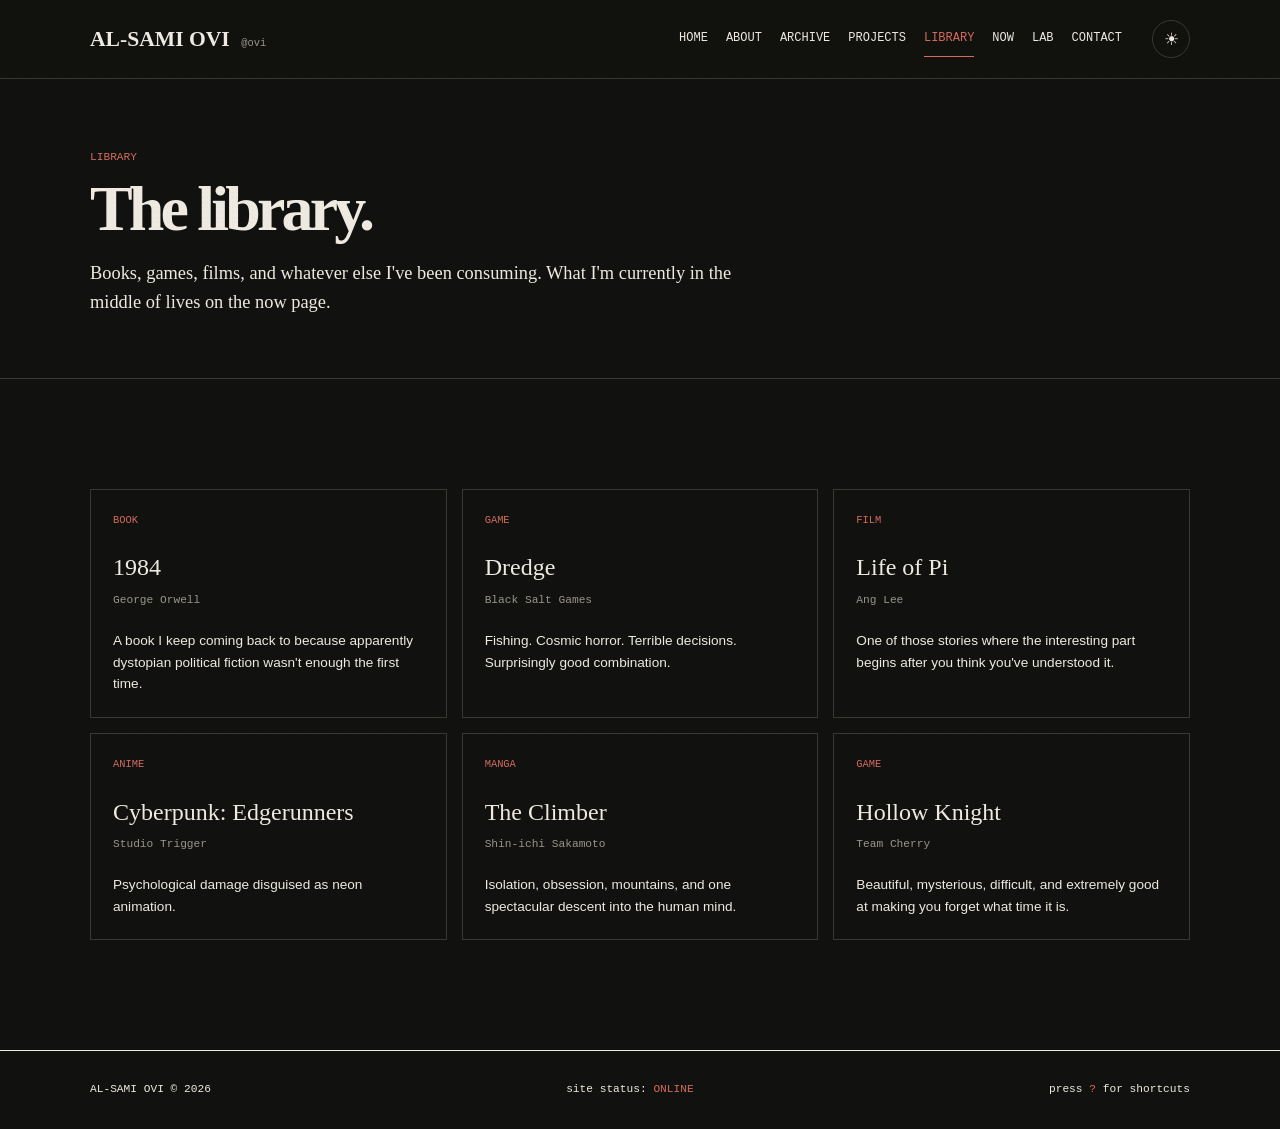
<file: library.html>
<!DOCTYPE html>
<html lang="en">
<head>
  <script>
  if (localStorage.getItem("theme") !== "light") {
    document.documentElement.classList.add("dark");
  }
</script>
  <meta charset="UTF-8" />
  <meta name="viewport" content="width=device-width, initial-scale=1.0" />

  <title>Library — Al-Sami Ovi</title>

  <meta
    name="description"
    content="Books, games, and films Al-Sami Ovi has been consuming."
  />

  <link rel="stylesheet" href="css/style.css" />
</head>

<body data-page="library">

  <a class="skip-link" href="#main">Skip to content</a>

  <header>
    <div class="container header-inner">

      <div class="logo" id="logo">
        AL-SAMI OVI
        <small>@ovi</small>
      </div>

      <button class="nav-toggle" id="nav-toggle" aria-label="Toggle navigation" aria-expanded="false" aria-controls="site-nav">
        <span></span><span></span><span></span>
      </button>

      <nav id="site-nav">
        <a href="index.html" data-page="home">home</a>
        <a href="about.html" data-page="about">about</a>
        <a href="archive.html" data-page="archive">archive</a>
        <a href="projects.html" data-page="projects">projects</a>
        <a href="library.html" data-page="library">library</a>
        <a href="now.html" data-page="now">now</a>
        <a href="lab.html" data-page="lab">lab</a>
        <a href="contact.html" data-page="contact">contact</a>
        <button
      class="theme-toggle"
      id="theme-toggle"
      type="button"
      aria-label="Switch to light mode"
      title="Switch theme"
    >
      <span id="theme-icon">☀️</span>
    </button>
      </nav>

    </div>
  </header>


  <main id="main">

    <section class="page-header container">
      <div class="section-label">library</div>
      <h1 class="section-title">The library.</h1>
      <p class="page-intro">
        Books, games, films, and whatever else I've been consuming.
        What I'm currently in the middle of lives on the
        <a href="now.html">now page</a>.
      </p>
    </section>

    <section>
      <div class="container">

        <div class="library-grid">

          <article class="library-card reveal">
            <div class="library-type">book</div>
            <div class="library-title">1984</div>
            <div class="library-author">George Orwell</div>
            <div class="library-note">
              A book I keep coming back to because apparently
              dystopian political fiction wasn't enough the first time.
            </div>
          </article>

          <article class="library-card reveal">
            <div class="library-type">game</div>
            <div class="library-title">Dredge</div>
            <div class="library-author">Black Salt Games</div>
            <div class="library-note">
              Fishing. Cosmic horror. Terrible decisions.
              Surprisingly good combination.
            </div>
          </article>

          <article class="library-card reveal">
            <div class="library-type">film</div>
            <div class="library-title">Life of Pi</div>
            <div class="library-author">Ang Lee</div>
            <div class="library-note">
              One of those stories where the interesting part
              begins after you think you've understood it.
            </div>
          </article>

          <article class="library-card reveal">
            <div class="library-type">anime</div>
            <div class="library-title">Cyberpunk: Edgerunners</div>
            <div class="library-author">Studio Trigger</div>
            <div class="library-note">
              Psychological damage disguised as neon animation.
            </div>
          </article>

          <article class="library-card reveal">
            <div class="library-type">manga</div>
            <div class="library-title">The Climber</div>
            <div class="library-author">Shin-ichi Sakamoto</div>
            <div class="library-note">
              Isolation, obsession, mountains, and one spectacular
              descent into the human mind.
            </div>
          </article>

          <article class="library-card reveal">
            <div class="library-type">game</div>
            <div class="library-title">Hollow Knight</div>
            <div class="library-author">Team Cherry</div>
            <div class="library-note">
              Beautiful, mysterious, difficult, and extremely
              good at making you forget what time it is.
            </div>
          </article>

        </div>

      </div>
    </section>

  </main>


  <footer>
    <div class="container footer-inner">
      <div>AL-SAMI OVI © <span id="year"></span></div>
      <div>site status: <span class="accent">ONLINE</span></div>
      <div>press <span class="accent">?</span> for shortcuts</div>
    </div>
  </footer>

  <script src="js/main.js"></script>

</body>
</html>
</file>
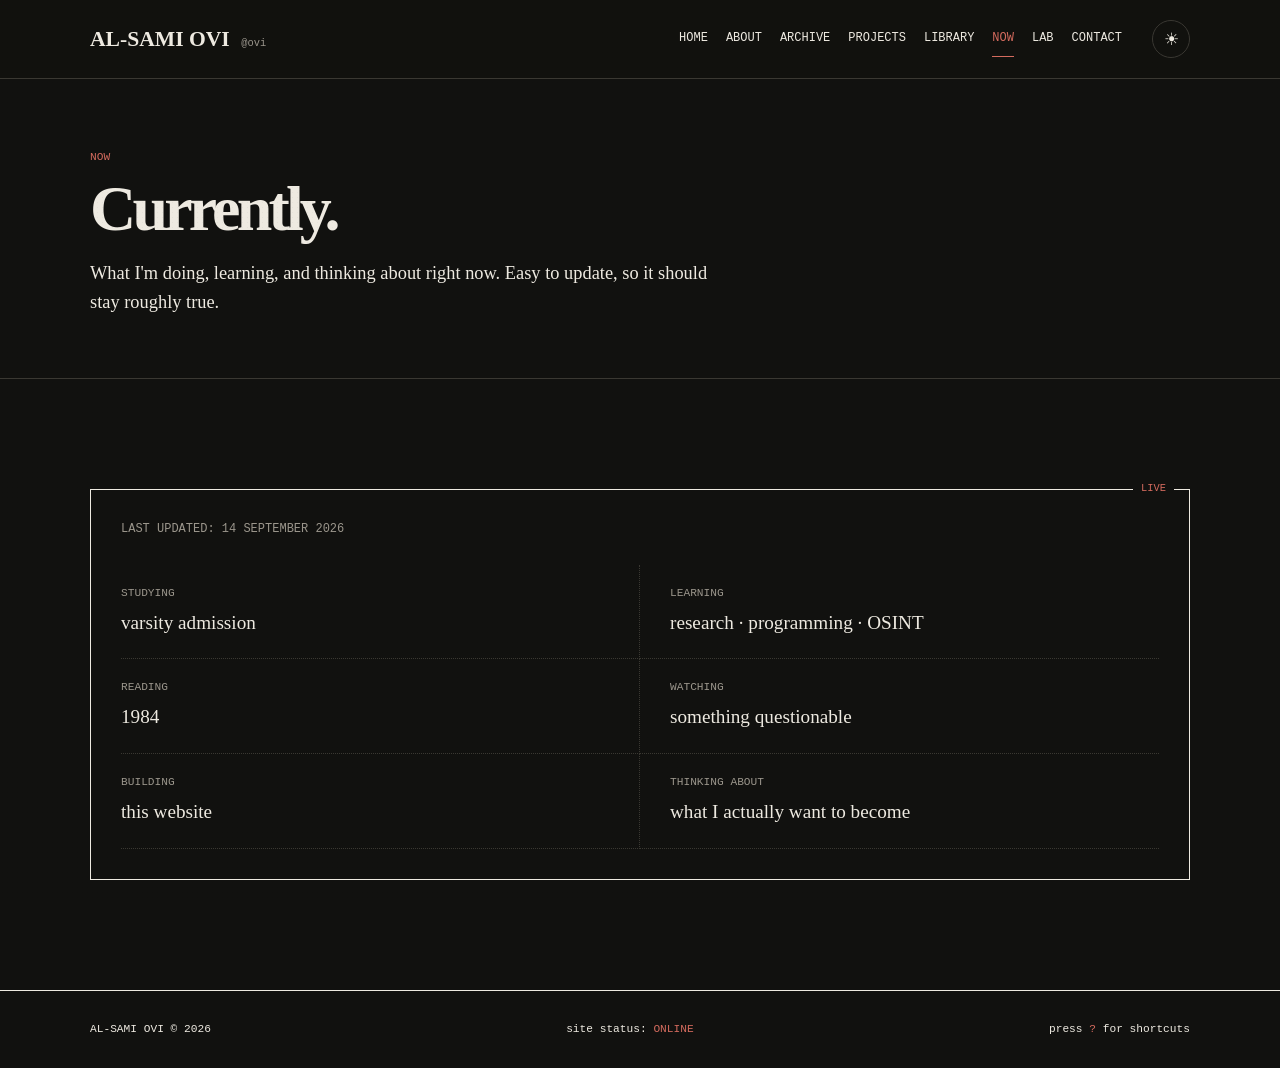
<file: now.html>
<!DOCTYPE html>
<html lang="en">
<head>
  <script>
  if (localStorage.getItem("theme") !== "light") {
    document.documentElement.classList.add("dark");
  }
</script>
  <meta charset="UTF-8" />
  <meta name="viewport" content="width=device-width, initial-scale=1.0" />

  <title>Now — Al-Sami Ovi</title>

  <meta
    name="description"
    content="What Al-Sami Ovi is doing right now."
  />

  <link rel="stylesheet" href="css/style.css" />
</head>

<body data-page="now">

  <a class="skip-link" href="#main">Skip to content</a>

  <header>
    <div class="container header-inner">

      <div class="logo" id="logo">
        AL-SAMI OVI
        <small>@ovi</small>
      </div>

      <button class="nav-toggle" id="nav-toggle" aria-label="Toggle navigation" aria-expanded="false" aria-controls="site-nav">
        <span></span><span></span><span></span>
      </button>

      <nav id="site-nav">
        <a href="index.html" data-page="home">home</a>
        <a href="about.html" data-page="about">about</a>
        <a href="archive.html" data-page="archive">archive</a>
        <a href="projects.html" data-page="projects">projects</a>
        <a href="library.html" data-page="library">library</a>
        <a href="now.html" data-page="now">now</a>
        <a href="lab.html" data-page="lab">lab</a>
        <a href="contact.html" data-page="contact">contact</a>
        <button
      class="theme-toggle"
      id="theme-toggle"
      type="button"
      aria-label="Switch to light mode"
      title="Switch theme"
    >
      <span id="theme-icon">☀️</span>
    </button>
      </nav>

    </div>
  </header>


  <main id="main">

    <section class="page-header container">
      <div class="section-label">now</div>
      <h1 class="section-title">Currently.</h1>
      <p class="page-intro">
        What I'm doing, learning, and thinking about right now.
        Easy to update, so it should stay roughly true.
      </p>
    </section>

    <section>
      <div class="container">

        <div class="now-box reveal">

          <div class="mono tiny muted">
            LAST UPDATED: 14 SEPTEMBER 2026
          </div>

          <br>

          <div class="now-grid">

            <div class="now-item">
              <div class="now-label">studying</div>
              <div class="now-value">varsity admission</div>
            </div>

            <div class="now-item">
              <div class="now-label">learning</div>
              <div class="now-value">research · programming · OSINT</div>
            </div>

            <div class="now-item">
              <div class="now-label">reading</div>
              <div class="now-value">1984</div>
            </div>

            <div class="now-item">
              <div class="now-label">watching</div>
              <div class="now-value">something questionable</div>
            </div>

            <div class="now-item">
              <div class="now-label">building</div>
              <div class="now-value">this website</div>
            </div>

            <div class="now-item">
              <div class="now-label">thinking about</div>
              <div class="now-value">what I actually want to become</div>
            </div>

          </div>

        </div>

      </div>
    </section>

  </main>


  <footer>
    <div class="container footer-inner">
      <div>AL-SAMI OVI © <span id="year"></span></div>
      <div>site status: <span class="accent">ONLINE</span></div>
      <div>press <span class="accent">?</span> for shortcuts</div>
    </div>
  </footer>

  <script src="js/main.js"></script>

</body>
</html>
</file>
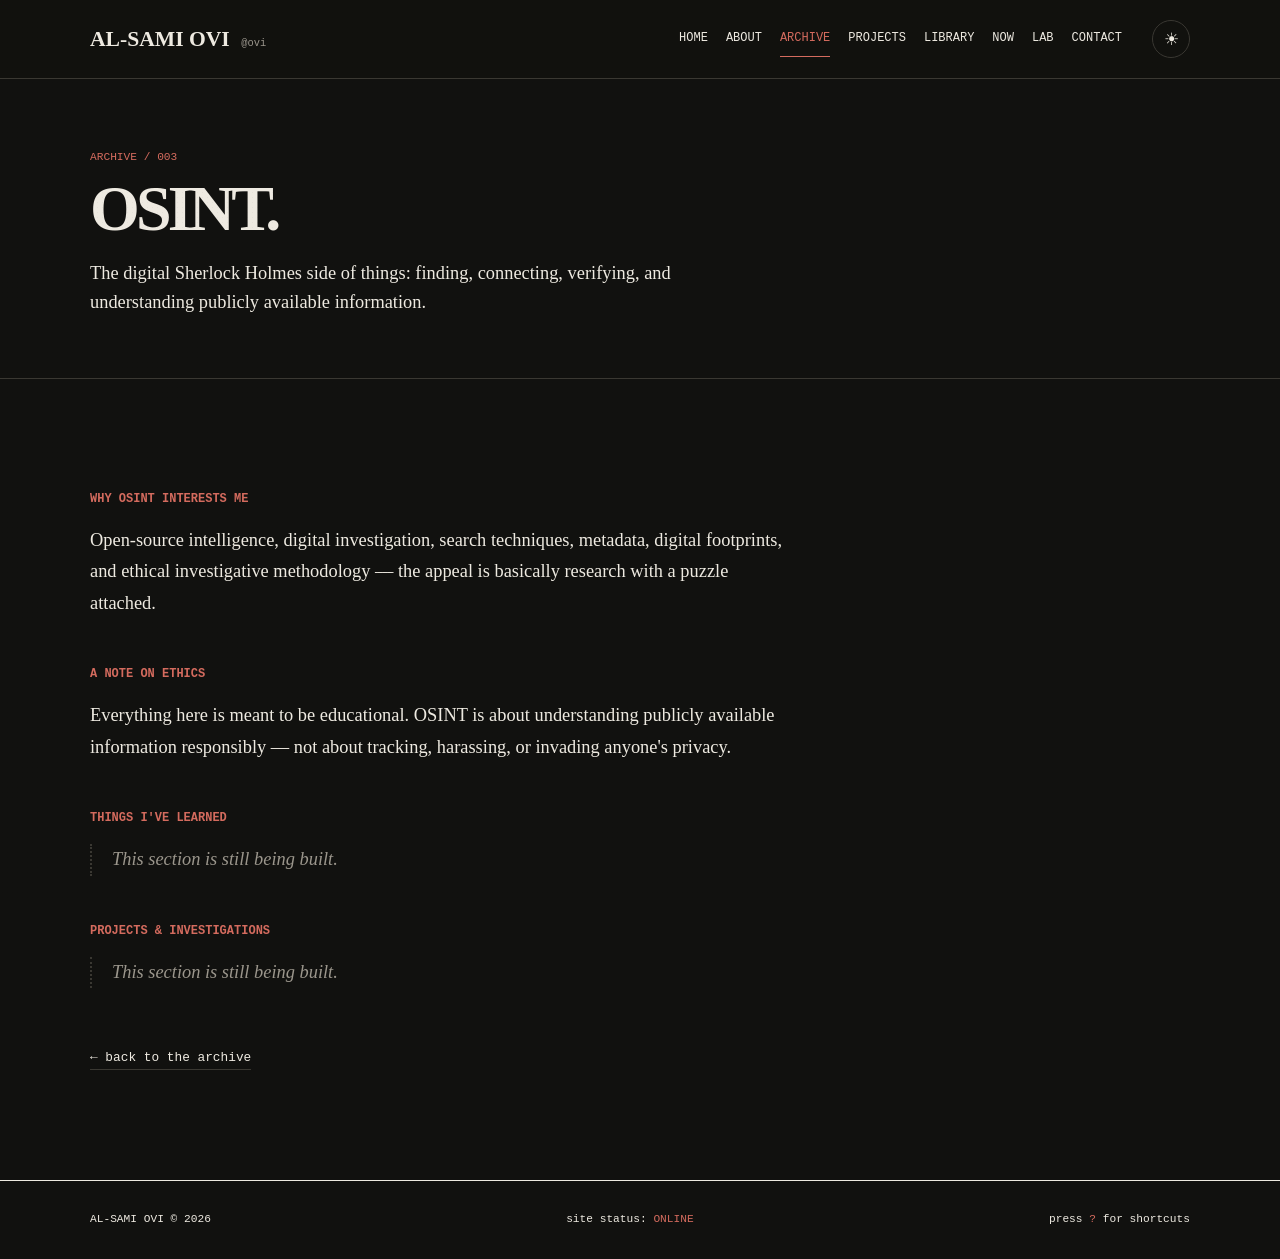
<file: osint.html>
<!DOCTYPE html>
<html lang="en">
<head>
  <script>
  if (localStorage.getItem("theme") !== "light") {
    document.documentElement.classList.add("dark");
  }
</script>
  <meta charset="UTF-8" />
  <meta name="viewport" content="width=device-width, initial-scale=1.0" />

  <title>OSINT — Al-Sami Ovi</title>

  <meta
    name="description"
    content="Al-Sami Ovi on open-source intelligence: what it is, why it interests him, and how to approach it ethically."
  />

  <link rel="stylesheet" href="css/style.css" />
</head>

<body data-page="archive">

  <a class="skip-link" href="#main">Skip to content</a>

  <header>
    <div class="container header-inner">

      <div class="logo" id="logo">
        AL-SAMI OVI
        <small>@ovi</small>
      </div>

      <button class="nav-toggle" id="nav-toggle" aria-label="Toggle navigation" aria-expanded="false" aria-controls="site-nav">
        <span></span><span></span><span></span>
      </button>

      <nav id="site-nav">
        <a href="index.html" data-page="home">home</a>
        <a href="about.html" data-page="about">about</a>
        <a href="archive.html" data-page="archive">archive</a>
        <a href="projects.html" data-page="projects">projects</a>
        <a href="library.html" data-page="library">library</a>
        <a href="now.html" data-page="now">now</a>
        <a href="lab.html" data-page="lab">lab</a>
        <a href="contact.html" data-page="contact">contact</a>
        <button
      class="theme-toggle"
      id="theme-toggle"
      type="button"
      aria-label="Switch to light mode"
      title="Switch theme"
    >
      <span id="theme-icon">☀️</span>
    </button>
      </nav>

    </div>
  </header>


  <main id="main">

    <section class="page-header container">
      <div class="section-label">archive / 003</div>
      <h1 class="section-title">OSINT.</h1>
      <p class="page-intro">
        The digital Sherlock Holmes side of things: finding,
        connecting, verifying, and understanding publicly
        available information.
      </p>
    </section>

    <section>
      <div class="container">

        <div class="content-block reveal">
          <h3>Why OSINT interests me</h3>
          <p>
            Open-source intelligence, digital investigation, search
            techniques, metadata, digital footprints, and ethical
            investigative methodology — the appeal is basically
            research with a puzzle attached.
          </p>
        </div>

        <div class="content-block reveal">
          <h3>A note on ethics</h3>
          <p>
            Everything here is meant to be educational. OSINT is
            about understanding publicly available information
            responsibly — not about tracking, harassing, or invading
            anyone's privacy.
          </p>
        </div>

        <div class="content-block reveal">
          <h3>Things I've learned</h3>
          <p class="placeholder-note">
            This section is still being built.
          </p>
        </div>

        <div class="content-block reveal">
          <h3>Projects & investigations</h3>
          <p class="placeholder-note">
            This section is still being built.
          </p>
        </div>

        <a class="back-link" href="archive.html">← back to the archive</a>

      </div>
    </section>

  </main>


  <footer>
    <div class="container footer-inner">
      <div>AL-SAMI OVI © <span id="year"></span></div>
      <div>site status: <span class="accent">ONLINE</span></div>
      <div>press <span class="accent">?</span> for shortcuts</div>
    </div>
  </footer>

  <script src="js/main.js"></script>

</body>
</html>
</file>
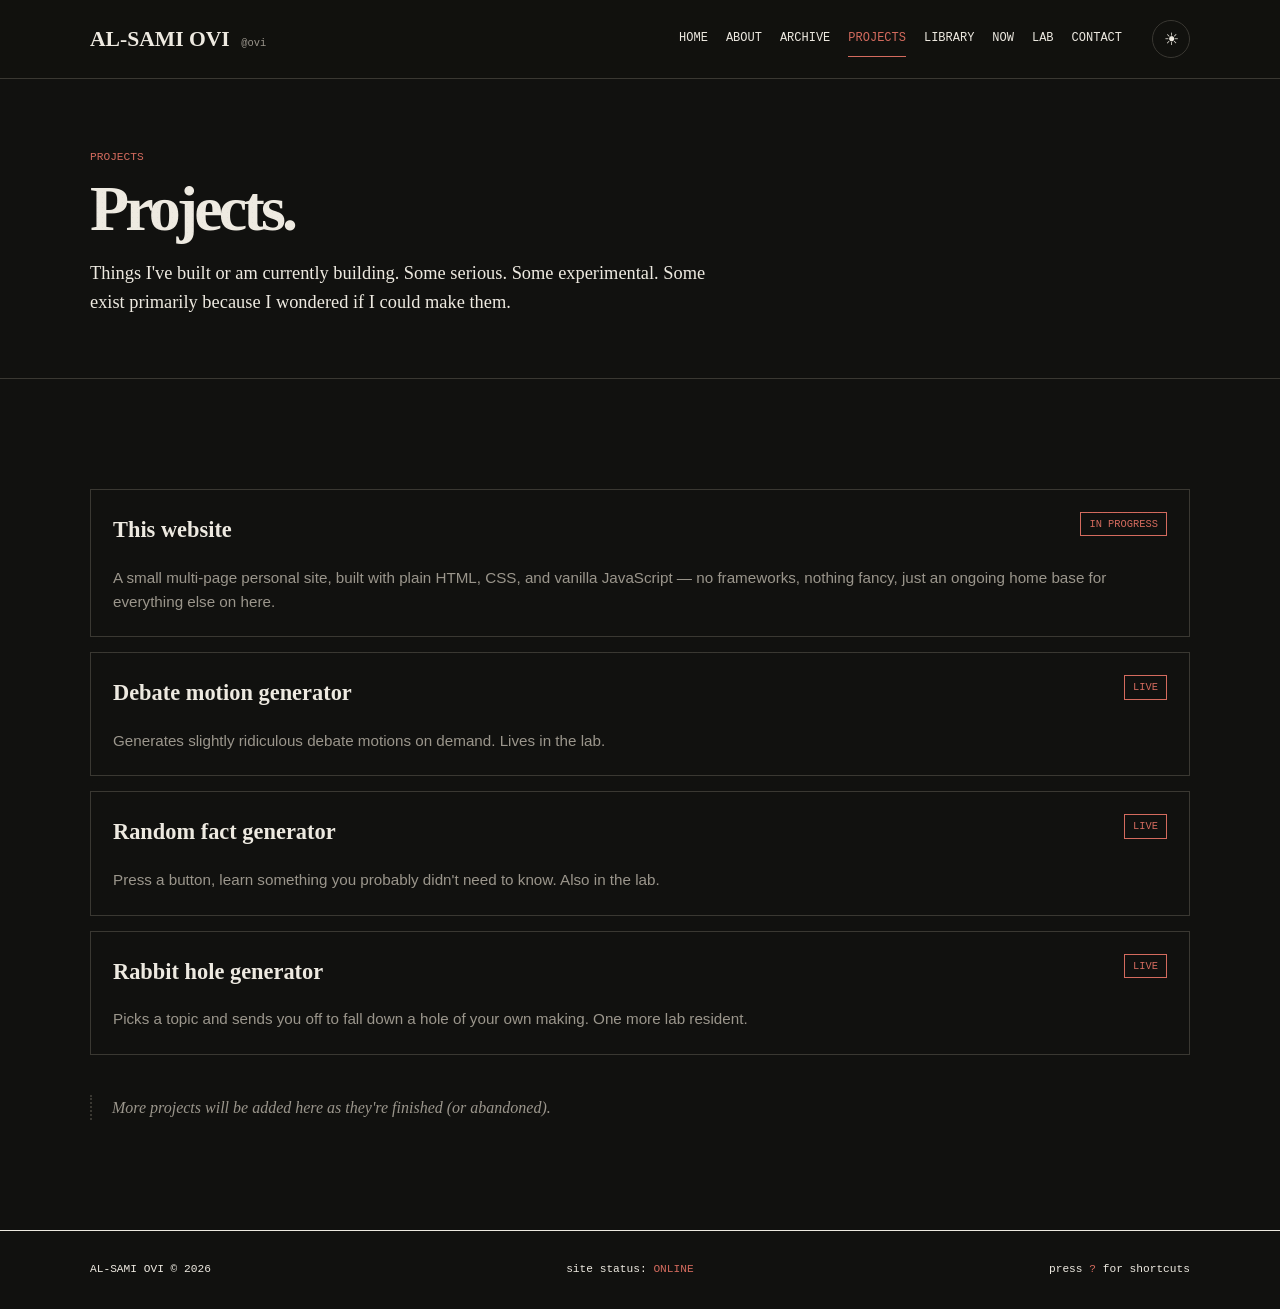
<file: projects.html>
<!DOCTYPE html>
<html lang="en">
<head>
  <script>
  if (localStorage.getItem("theme") !== "light") {
    document.documentElement.classList.add("dark");
  }
</script>
  <meta charset="UTF-8" />
  <meta name="viewport" content="width=device-width, initial-scale=1.0" />

  <title>Projects — Al-Sami Ovi</title>

  <meta
    name="description"
    content="Things Al-Sami Ovi has built, is building, or gave up on halfway through."
  />

  <link rel="stylesheet" href="css/style.css" />
</head>

<body data-page="projects">

  <a class="skip-link" href="#main">Skip to content</a>

  <header>
    <div class="container header-inner">

      <div class="logo" id="logo">
        AL-SAMI OVI
        <small>@ovi</small>
      </div>

      <button class="nav-toggle" id="nav-toggle" aria-label="Toggle navigation" aria-expanded="false" aria-controls="site-nav">
        <span></span><span></span><span></span>
      </button>

      <nav id="site-nav">
        <a href="index.html" data-page="home">home</a>
        <a href="about.html" data-page="about">about</a>
        <a href="archive.html" data-page="archive">archive</a>
        <a href="projects.html" data-page="projects">projects</a>
        <a href="library.html" data-page="library">library</a>
        <a href="now.html" data-page="now">now</a>
        <a href="lab.html" data-page="lab">lab</a>
        <a href="contact.html" data-page="contact">contact</a>
        <button
      class="theme-toggle"
      id="theme-toggle"
      type="button"
      aria-label="Switch to light mode"
      title="Switch theme"
    >
      <span id="theme-icon">☀️</span>
    </button>
      </nav>

    </div>
  </header>


  <main id="main">

    <section class="page-header container">
      <div class="section-label">projects</div>
      <h1 class="section-title">Projects.</h1>
      <p class="page-intro">
        Things I've built or am currently building. Some serious.
        Some experimental. Some exist primarily because I wondered
        if I could make them.
      </p>
    </section>

    <section>
      <div class="container">

        <div class="project-list">

          <div class="project-card reveal">
            <h3>This website</h3>
            <span class="project-status">in progress</span>
            <p>
              A small multi-page personal site, built with plain
              HTML, CSS, and vanilla JavaScript — no frameworks,
              nothing fancy, just an ongoing home base for everything
              else on here.
            </p>
          </div>

          <div class="project-card reveal">
            <h3>Debate motion generator</h3>
            <span class="project-status">live</span>
            <p>
              Generates slightly ridiculous debate motions on demand.
              Lives in the <a href="lab.html">lab</a>.
            </p>
          </div>

          <div class="project-card reveal">
            <h3>Random fact generator</h3>
            <span class="project-status">live</span>
            <p>
              Press a button, learn something you probably didn't
              need to know. Also in the <a href="lab.html">lab</a>.
            </p>
          </div>

          <div class="project-card reveal">
            <h3>Rabbit hole generator</h3>
            <span class="project-status">live</span>
            <p>
              Picks a topic and sends you off to fall down a hole of
              your own making. One more <a href="lab.html">lab</a> resident.
            </p>
          </div>

        </div>

        <p class="placeholder-note" style="margin-top: 40px;">
          More projects will be added here as they're finished
          (or abandoned).
        </p>

      </div>
    </section>

  </main>


  <footer>
    <div class="container footer-inner">
      <div>AL-SAMI OVI © <span id="year"></span></div>
      <div>site status: <span class="accent">ONLINE</span></div>
      <div>press <span class="accent">?</span> for shortcuts</div>
    </div>
  </footer>

  <script src="js/main.js"></script>

</body>
</html>
</file>
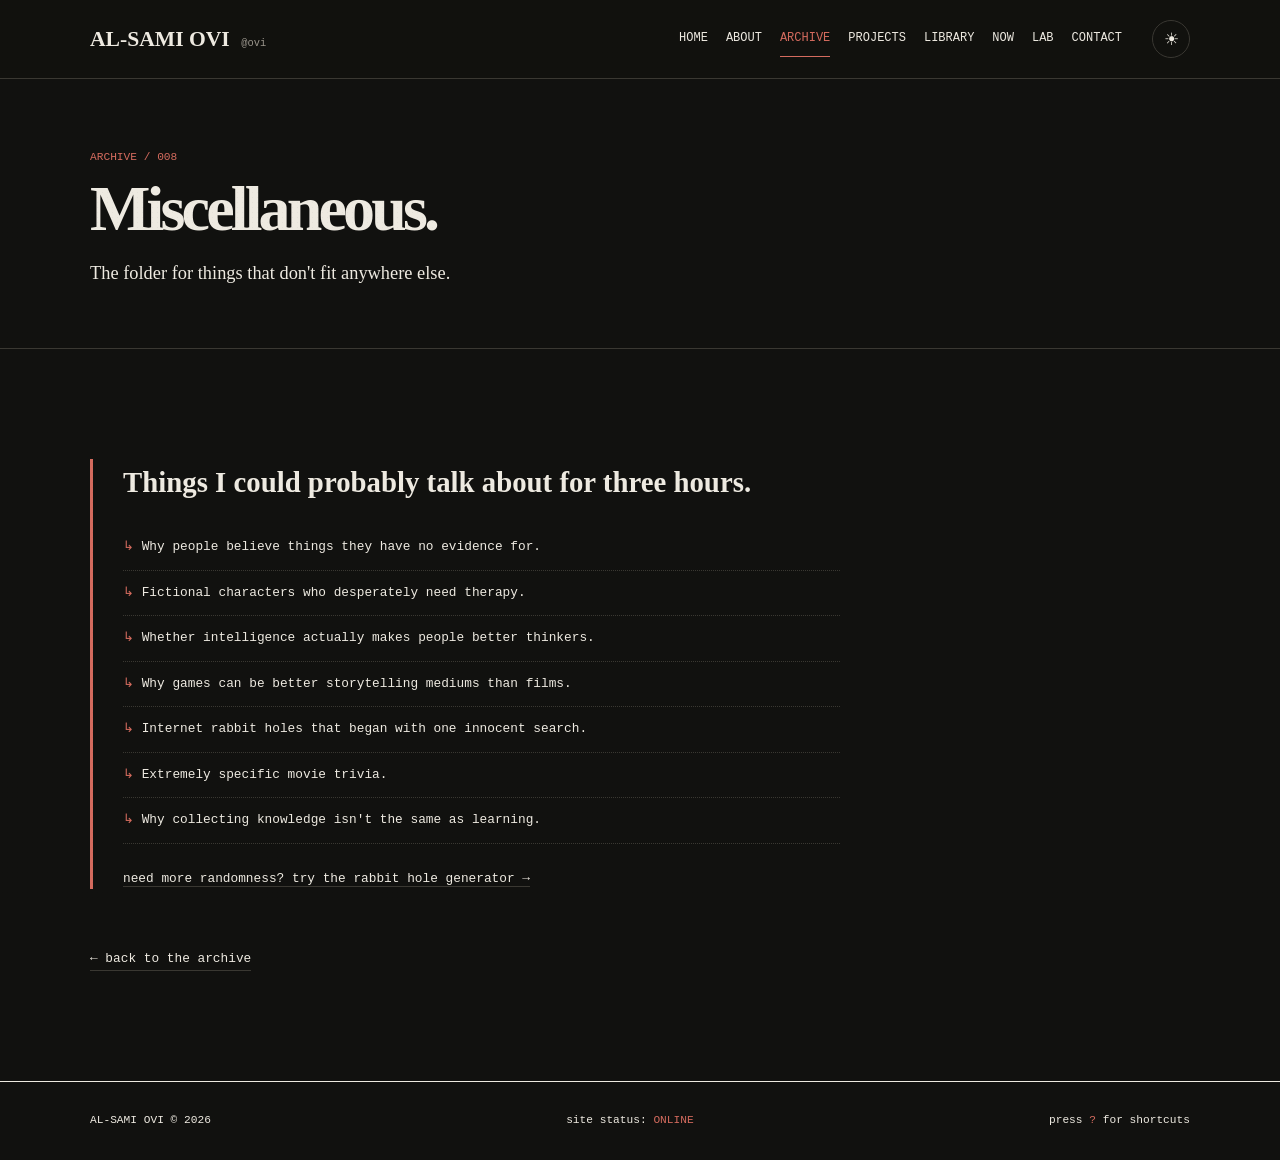
<file: random.html>
<!DOCTYPE html>
<html lang="en">
<head>
  <script>
  if (localStorage.getItem("theme") !== "light") {
    document.documentElement.classList.add("dark");
  }
</script>
  <meta charset="UTF-8" />
  <meta name="viewport" content="width=device-width, initial-scale=1.0" />

  <title>Random — Al-Sami Ovi</title>

  <meta
    name="description"
    content="Miscellaneous thoughts and observations from Al-Sami Ovi."
  />

  <link rel="stylesheet" href="css/style.css" />
</head>

<body data-page="archive">

  <a class="skip-link" href="#main">Skip to content</a>

  <header>
    <div class="container header-inner">

      <div class="logo" id="logo">
        AL-SAMI OVI
        <small>@ovi</small>
      </div>

      <button class="nav-toggle" id="nav-toggle" aria-label="Toggle navigation" aria-expanded="false" aria-controls="site-nav">
        <span></span><span></span><span></span>
      </button>

      <nav id="site-nav">
        <a href="index.html" data-page="home">home</a>
        <a href="about.html" data-page="about">about</a>
        <a href="archive.html" data-page="archive">archive</a>
        <a href="projects.html" data-page="projects">projects</a>
        <a href="library.html" data-page="library">library</a>
        <a href="now.html" data-page="now">now</a>
        <a href="lab.html" data-page="lab">lab</a>
        <a href="contact.html" data-page="contact">contact</a>
        <button
      class="theme-toggle"
      id="theme-toggle"
      type="button"
      aria-label="Switch to light mode"
      title="Switch theme"
    >
      <span id="theme-icon">☀️</span>
    </button>
      </nav>

    </div>
  </header>


  <main id="main">

    <section class="page-header container">
      <div class="section-label">archive / 008</div>
      <h1 class="section-title">Miscellaneous.</h1>
      <p class="page-intro">
        The folder for things that don't fit anywhere else.
      </p>
    </section>

    <section>
      <div class="container">

        <div class="random-box reveal">

          <h3>
            Things I could probably talk about
            for three hours.
          </h3>

          <ul class="random-list">
            <li>Why people believe things they have no evidence for.</li>
            <li>Fictional characters who desperately need therapy.</li>
            <li>Whether intelligence actually makes people better thinkers.</li>
            <li>Why games can be better storytelling mediums than films.</li>
            <li>Internet rabbit holes that began with one innocent search.</li>
            <li>Extremely specific movie trivia.</li>
            <li>Why collecting knowledge isn't the same as learning.</li>
          </ul>

          <div class="link-row" style="margin-top: 25px;">
            <a href="lab.html">need more randomness? try the rabbit hole generator →</a>
          </div>

        </div>

        <a class="back-link" href="archive.html">← back to the archive</a>

      </div>
    </section>

  </main>


  <footer>
    <div class="container footer-inner">
      <div>AL-SAMI OVI © <span id="year"></span></div>
      <div>site status: <span class="accent">ONLINE</span></div>
      <div>press <span class="accent">?</span> for shortcuts</div>
    </div>
  </footer>

  <script src="js/main.js"></script>

</body>
</html>
</file>
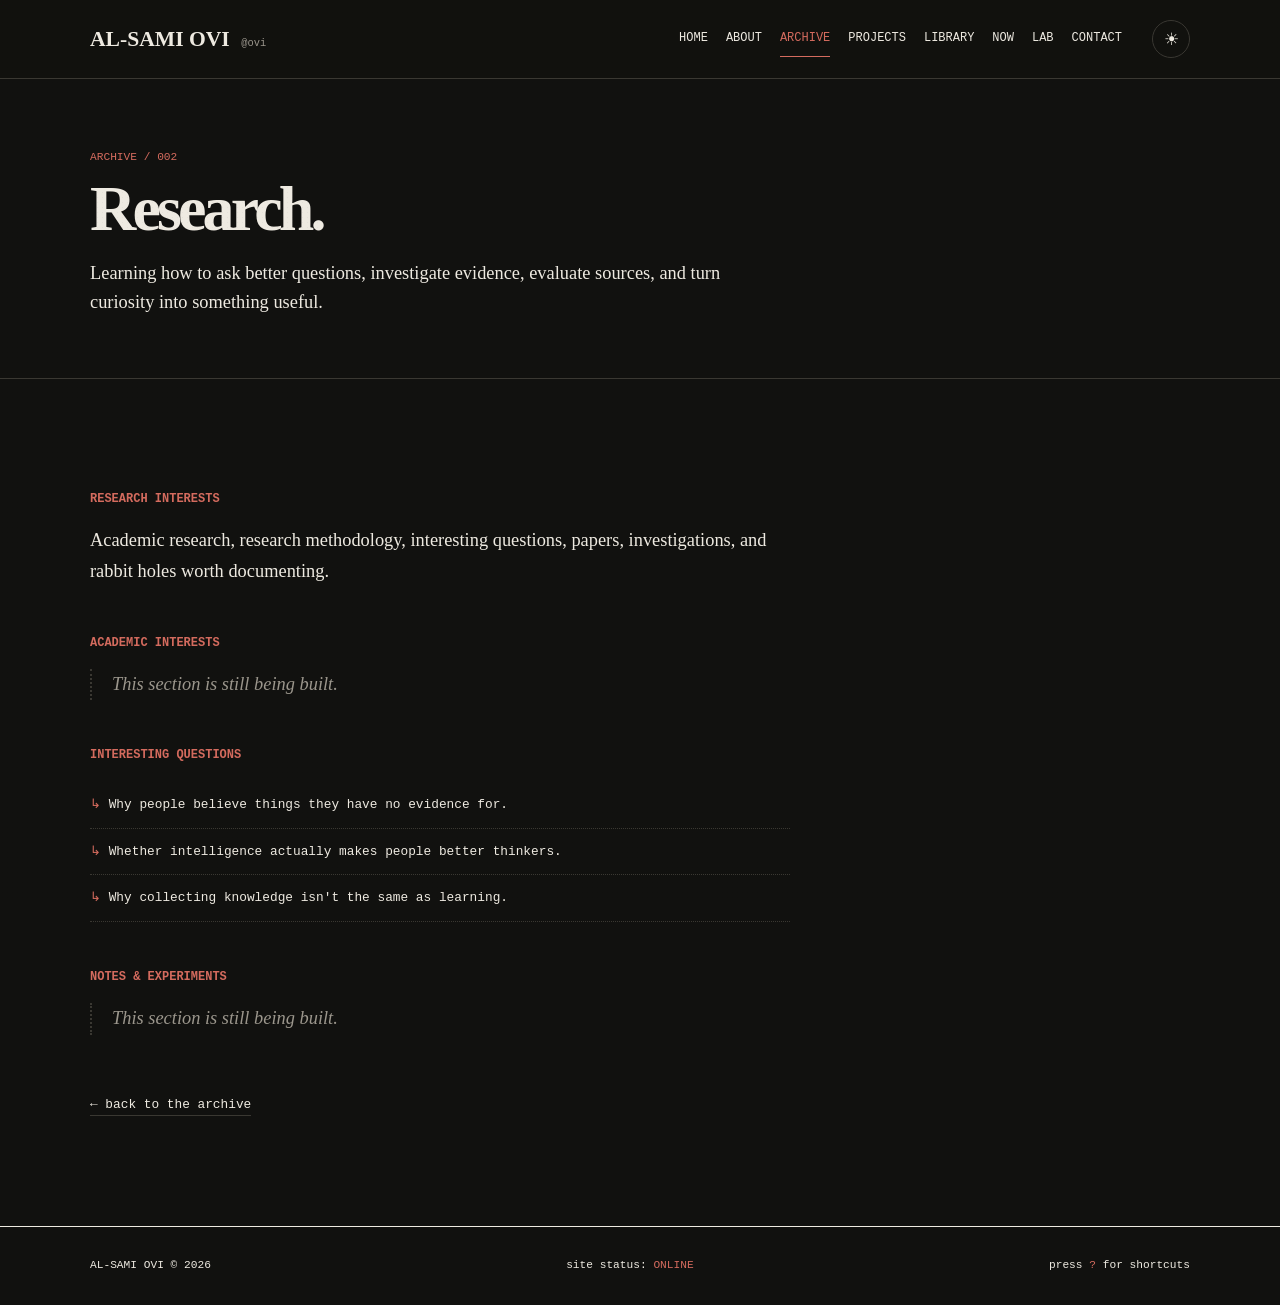
<file: research.html>
<!DOCTYPE html>
<html lang="en">
<head>
  <script>
  if (localStorage.getItem("theme") !== "light") {
    document.documentElement.classList.add("dark");
  }
</script>
  <meta charset="UTF-8" />
  <meta name="viewport" content="width=device-width, initial-scale=1.0" />

  <title>Research — Al-Sami Ovi</title>

  <meta
    name="description"
    content="Al-Sami Ovi on research: interests, questions, and academic curiosity."
  />

  <link rel="stylesheet" href="css/style.css" />
</head>

<body data-page="archive">

  <a class="skip-link" href="#main">Skip to content</a>

  <header>
    <div class="container header-inner">

      <div class="logo" id="logo">
        AL-SAMI OVI
        <small>@ovi</small>
      </div>

      <button class="nav-toggle" id="nav-toggle" aria-label="Toggle navigation" aria-expanded="false" aria-controls="site-nav">
        <span></span><span></span><span></span>
      </button>

      <nav id="site-nav">
        <a href="index.html" data-page="home">home</a>
        <a href="about.html" data-page="about">about</a>
        <a href="archive.html" data-page="archive">archive</a>
        <a href="projects.html" data-page="projects">projects</a>
        <a href="library.html" data-page="library">library</a>
        <a href="now.html" data-page="now">now</a>
        <a href="lab.html" data-page="lab">lab</a>
        <a href="contact.html" data-page="contact">contact</a>
        <button
      class="theme-toggle"
      id="theme-toggle"
      type="button"
      aria-label="Switch to light mode"
      title="Switch theme"
    >
      <span id="theme-icon">☀️</span>
    </button>
      </nav>

    </div>
  </header>


  <main id="main">

    <section class="page-header container">
      <div class="section-label">archive / 002</div>
      <h1 class="section-title">Research.</h1>
      <p class="page-intro">
        Learning how to ask better questions, investigate evidence,
        evaluate sources, and turn curiosity into something useful.
      </p>
    </section>

    <section>
      <div class="container">

        <div class="content-block reveal">
          <h3>Research interests</h3>
          <p>
            Academic research, research methodology, interesting
            questions, papers, investigations, and rabbit holes
            worth documenting.
          </p>
        </div>

        <div class="content-block reveal">
          <h3>Academic interests</h3>
          <p class="placeholder-note">
            This section is still being built.
          </p>
        </div>

        <div class="content-block reveal">
          <h3>Interesting questions</h3>
          <ul class="random-list">
            <li>Why people believe things they have no evidence for.</li>
            <li>Whether intelligence actually makes people better thinkers.</li>
            <li>Why collecting knowledge isn't the same as learning.</li>
          </ul>
        </div>

        <div class="content-block reveal">
          <h3>Notes & experiments</h3>
          <p class="placeholder-note">
            This section is still being built.
          </p>
        </div>

        <a class="back-link" href="archive.html">← back to the archive</a>

      </div>
    </section>

  </main>


  <footer>
    <div class="container footer-inner">
      <div>AL-SAMI OVI © <span id="year"></span></div>
      <div>site status: <span class="accent">ONLINE</span></div>
      <div>press <span class="accent">?</span> for shortcuts</div>
    </div>
  </footer>

  <script src="js/main.js"></script>

</body>
</html>
</file>
<file: css/style.css>
/* =========================================================
   OVI'S PERSONAL WEBSITE — SHARED STYLESHEET
   This file is loaded by every page. Variables live at the
   top so the whole site's look can be changed from one place.
   ========================================================= */


/* -------------------------
   1. VARIABLES
   ------------------------- */

:root{
  /* Backgrounds */
  --bg: #14120F;
  --bg-elevated: #1B1915;
  --bg-elevated-2: #242119;

  /* Text */
  --text: #EDE7D8;
  --text-muted: #A39C8B;
  --text-faint: #716C60;

  /* Borders */
  --border: #2D2922;
  --border-strong: #403A2F;

  /* Accent */
  --accent: #B8945A;
  --accent-strong: #D2AE72;
  --accent-text: #14120F;


  --serif: Georgia, "Times New Roman", serif;
  --sans: Arial, Helvetica, sans-serif;
  --mono: "Courier New", Courier, monospace;

  --max-width: 1100px;
}

/* =========================
   DARK MODE
   ========================= */

html.dark {
  --paper: #11110f;
  --paper-dark: #1a1916;
  --ink: #eeeae1;
  --muted: #9b968c;
  --line: #3a3832;
  --accent: #d46b5e;
  --accent-light: #392321;
}

.about-photo {
  text-align: center;
  margin: -50px auto 15px;
}

.about-photo img {
  display: block;
  width: 300px;
  height: 300px;
  object-fit: cover;
  margin: 0 auto 12px;
  border: 1px solid var(--line);
  border-radius: 2px;
}

.about-photo p {
  margin: 0;
  font-family: var(--mono);
  font-size: 0.68rem;
  color: var(--muted);
}
/* -------------------------
   2. RESET
   ------------------------- */

* {
  box-sizing: border-box;
  margin: 0;
  padding: 0;
}

html {
  scroll-behavior: smooth;
}

body {
  background: var(--paper);
  color: var(--ink);
  font-family: var(--sans);
  line-height: 1.6;
  overflow-x: hidden;

  transition:
    background-color 0.3s ease,
    color 0.3s ease;
}

a {
  color: inherit;
  text-decoration: none;
}

button {
  font: inherit;
}

img {
  max-width: 100%;
  display: block;
}


/* -------------------------
   3. PAPER TEXTURE
   ------------------------- */

body::before {
  content: "";
  position: fixed;
  inset: 0;
  pointer-events: none;
  opacity: 0.035;
  z-index: 9999;

  background-image:
    radial-gradient(#000 0.6px, transparent 0.6px);

  background-size: 5px 5px;
}


/* -------------------------
   4. GLOBAL
   ------------------------- */

.container {
  width: min(92%, var(--max-width));
  margin: auto;
}

.mono {
  font-family: var(--mono);
}

.muted {
  color: var(--muted);
}

.accent {
  color: var(--accent);
}

.tiny {
  font-size: 0.75rem;
}

/* Skip link, for keyboard / screen-reader users */

.skip-link {
  position: absolute;
  left: -999px;
  top: auto;
  background: var(--ink);
  color: var(--paper);
  padding: 10px 16px;
  font-family: var(--mono);
  font-size: 0.8rem;
  z-index: 1000;
}

.skip-link:focus {
  left: 12px;
  top: 12px;
}

/* Visible focus states everywhere (accessibility) */

a:focus-visible,
button:focus-visible,
.map-node:focus-visible,
.archive-item:focus-visible {
  outline: 2px solid var(--accent);
  outline-offset: 3px;
}

/* Tasteful placeholder for sections that don't have content yet */

.placeholder-note {
  font-family: var(--serif);
  font-style: italic;
  color: var(--muted);
  border-left: 2px dotted var(--line);
  padding-left: 20px;
}


/* -------------------------
   5. HEADER
   ------------------------- */

header {
  border-bottom: 1px solid var(--line);
  padding: 20px 0;
  position: sticky;
  top: 0;
  background: color-mix(in srgb, var(--paper) 94%, transparent);
  backdrop-filter: blur(8px);
  z-index: 100;
}

.header-inner {
  display: flex;
  justify-content: space-between;
  align-items: center;
  gap: 20px;
}

.logo {
  font-family: var(--serif);
  font-size: 1.35rem;
  font-weight: bold;
  cursor: pointer;
  user-select: none;
}

.logo small {
  font-family: var(--mono);
  font-size: 0.65rem;
  color: var(--muted);
  font-weight: normal;
  margin-left: 6px;
}

/* Hamburger button — hidden on desktop, shown on mobile */

.nav-toggle {
  display: none;
  width: 38px;
  height: 38px;
  border: 1px solid var(--line);
  background: transparent;
  border-radius: 50%;
  cursor: pointer;
  position: relative;
  flex-shrink: 0;
}

.nav-toggle span,
.nav-toggle span::before,
.nav-toggle span::after {
  content: "";
  position: absolute;
  left: 50%;
  top: 50%;
  width: 18px;
  height: 1px;
  background: var(--ink);
  transform: translate(-50%, -50%);
  transition:
    transform 0.3s ease,
    opacity 0.3s ease,
    background-color 0.3s ease;
}

.nav-toggle span::before {
  transform: translate(-50%, -6px);
}

.nav-toggle span::after {
  transform: translate(-50%, 6px);
}

/* Turn hamburger into X */

.nav-toggle[aria-expanded="true"] span {
  background: transparent;
}

.nav-toggle[aria-expanded="true"] span::before {
  transform: translate(-50%, 0) rotate(45deg);
}

.nav-toggle[aria-expanded="true"] span::after {
  transform: translate(-50%, 0) rotate(-45deg);
}

.nav-toggle:hover {
  border-color: var(--accent);
}

nav {
  display: flex;
  gap: 18px;
  flex-wrap: wrap;
  justify-content: flex-end;
  align-items: center;
}

nav a {
  font-family: var(--mono);
  font-size: 0.75rem;
  text-transform: uppercase;
  position: relative;
  padding: 4px 0;
}

nav a::after {
  content: "";
  position: absolute;
  left: 0;
  bottom: -4px;
  width: 0;
  height: 1px;
  background: var(--accent);
  transition: width 0.2s ease;
}

nav a:hover::after,
nav a.active::after {
  width: 100%;
}

nav a.active {
  color: var(--accent);
}


/* -------------------------
   6. HERO (homepage only)
   ------------------------- */

.hero {
  min-height: 78vh;
  display: grid;
  grid-template-columns: 1.2fr 0.8fr;
  align-items: center;
  gap: 70px;
  padding: 80px 0;
}

.eyebrow {
  font-family: var(--mono);
  font-size: 0.75rem;
  color: var(--accent);
  margin-bottom: 18px;
}

h1 {
  font-family: var(--serif);
  font-size: clamp(3.5rem, 9vw, 7rem);
  line-height: 0.88;
  letter-spacing: -0.06em;
  margin-bottom: 30px;
}

.hero-description {
  max-width: 600px;
  font-family: var(--serif);
  font-size: clamp(1.15rem, 2vw, 1.45rem);
  line-height: 1.5;
}

.hero-description em {
  color: var(--accent);
  font-style: normal;
}

.hero-links {
  margin-top: 35px;
  display: flex;
  gap: 12px;
  flex-wrap: wrap;
}

.button {
  border: 1px solid var(--ink);
  padding: 10px 17px;
  background: transparent;
  cursor: pointer;
  font-family: var(--mono);
  font-size: 0.75rem;
  transition: all 0.2s ease;
  display: inline-block;
}

.button:hover {
  background: var(--ink);
  color: var(--paper);
  transform: translateY(-2px);
}

.button.accent-button {
  border-color: var(--accent);
  color: var(--accent);
}

.button.accent-button:hover {
  background: var(--accent);
  color: var(--paper);
}


/* -------------------------
   7. TERMINAL
   ------------------------- */

.terminal {
  background: #1b1b1b;
  color: #eee;
  padding: 20px;
  font-family: var(--mono);
  font-size: 0.78rem;
  box-shadow: 12px 12px 0 var(--paper-dark);
  transform: rotate(1deg);
}

.terminal-top {
  display: flex;
  gap: 6px;
  border-bottom: 1px solid #555;
  padding-bottom: 12px;
  margin-bottom: 18px;
}

.terminal-dot {
  width: 8px;
  height: 8px;
  border-radius: 50%;
  background: #777;
}

.terminal-line {
  margin: 8px 0;
}

.terminal-output {
  color: #bbb;
  padding-left: 14px;
  margin-bottom: 14px;
}

.cursor {
  display: inline-block;
  width: 7px;
  height: 14px;
  background: #eee;
  animation: blink 1s infinite;
  vertical-align: middle;
}

@keyframes blink {
  50% {
    opacity: 0;
  }
}


/* -------------------------
   8. SECTION BASICS
   ------------------------- */

section {
  padding: 110px 0;
  border-top: 1px solid var(--line);
}

.section-label {
  font-family: var(--mono);
  color: var(--accent);
  font-size: 0.7rem;
  margin-bottom: 10px;
  text-transform: uppercase;
}

.section-title {
  font-family: var(--serif);
  font-size: clamp(2.3rem, 5vw, 4rem);
  line-height: 1;
  margin-bottom: 30px;
}

/* Page header — used at the top of every sub-page instead of
   the big two-column homepage hero */

.page-header {
  padding: 70px 0 60px;
  border-top: none;
}

.page-header .section-title {
  margin-bottom: 18px;
}

.page-intro {
  max-width: 650px;
  font-family: var(--serif);
  font-size: 1.15rem;
}


/* -------------------------
   9. ABOUT
   ------------------------- */

.about-grid {
  display: grid;
  grid-template-columns: 1fr 1fr;
  gap: 70px;
}

.about-text {
  font-family: var(--serif);
  font-size: 1.2rem;
  line-height: 1.7;
}

.about-text p + p {
  margin-top: 20px;
}

.about-note {
  border-left: 2px solid var(--accent);
  padding-left: 25px;
  align-self: start;
}

.about-note h3 {
  font-family: var(--mono);
  font-size: 0.75rem;
  margin-bottom: 15px;
}

.about-note ul {
  list-style: none;
  font-family: var(--mono);
  font-size: 0.8rem;
}

.about-note li {
  margin: 9px 0;
}

.about-note li::before {
  content: "→ ";
  color: var(--accent);
}

.link-row {
  font-family: var(--mono);
  font-size: 0.8rem;
  margin-top: 14px;
}

.link-row a {
  border-bottom: 1px solid var(--line);
}

.link-row a:hover {
  color: var(--accent);
  border-color: var(--accent);
}


/* -------------------------
   10. CURRENTLY / NOW
   ------------------------- */

.now-box {
  border: 1px solid var(--ink);
  padding: 30px;
  position: relative;
}

.now-box::before {
  content: "LIVE";
  position: absolute;
  right: 15px;
  top: -10px;
  background: var(--paper);
  padding: 0 8px;
  font-family: var(--mono);
  font-size: 0.65rem;
  color: var(--accent);
}

.now-grid {
  display: grid;
  grid-template-columns: repeat(2, 1fr);
  gap: 0;
}

.now-item {
  padding: 20px 10px;
  border-bottom: 1px dotted var(--line);
}

.now-item:nth-child(odd) {
  padding-left: 0;
  padding-right: 30px;
  border-right: 1px dotted var(--line);
}

.now-item:nth-child(even) {
  padding-left: 30px;
}

.now-label {
  font-family: var(--mono);
  color: var(--muted);
  font-size: 0.7rem;
  text-transform: uppercase;
}

.now-value {
  font-family: var(--serif);
  font-size: 1.2rem;
  margin-top: 5px;
}


/* -------------------------
   11. ARCHIVE
   ------------------------- */

.archive-intro {
  max-width: 650px;
  font-family: var(--serif);
  font-size: 1.15rem;
  margin-bottom: 40px;
}

.archive {
  border: 1px solid var(--ink);
  font-family: var(--mono);
}

.archive-header {
  background: var(--ink);
  color: var(--paper);
  padding: 12px 15px;
  display: flex;
  justify-content: space-between;
  font-size: 0.7rem;
}

.archive-item {
  display: grid;
  grid-template-columns: 70px 1fr 30px;
  align-items: center;
  border-top: 1px solid var(--line);
  padding: 20px 15px;
  cursor: pointer;
  transition: background 0.2s ease;
  width: 100%;
  background: none;
  border-left: 0;
  border-right: 0;
  border-bottom: 0;
  text-align: left;
  font-family: var(--mono);
  color: inherit;
}

.archive-item:hover {
  background: var(--paper-dark);
}

.archive-number {
  color: var(--muted);
  font-size: 0.7rem;
}

.archive-name {
  font-size: 0.9rem;
}

.archive-arrow {
  color: var(--accent);
}

/* Small archive preview used on the homepage */

.archive-preview-link {
  display: inline-block;
  margin-top: 20px;
  font-family: var(--mono);
  font-size: 0.8rem;
  border-bottom: 1px solid var(--accent);
  color: var(--accent);
}


/* -------------------------
   12. INTEREST MAP
   ------------------------- */

.map-container {
  position: relative;
  min-height: 560px;
  border: 1px solid var(--line);
  overflow: hidden;
  background:
    linear-gradient(
      90deg,
      transparent 49.5%,
      rgba(0,0,0,0.04) 50%,
      transparent 50.5%
    ),
    linear-gradient(
      transparent 49.5%,
      rgba(0,0,0,0.04) 50%,
      transparent 50.5%
    );
}

.map-title {
  position: absolute;
  left: 20px;
  top: 20px;
  font-family: var(--mono);
  font-size: 0.7rem;
  color: var(--muted);
}

.map-node {
  position: absolute;
  appearance: none;
  border: 1px solid var(--ink);
  background: var(--paper);
  color: inherit;
  padding: 10px 15px;
  font-family: var(--mono);
  font-size: 0.7rem;
  cursor: pointer;
  transition: all 0.2s ease;
  z-index: 2;
}

.map-node:hover,
.map-node.active {
  background: var(--ink);
  color: var(--paper);
  transform: scale(1.06);
}

.node-psychology {
  left: 50%;
  top: 12%;
  transform: translateX(-50%);
}

.node-research {
  left: 22%;
  top: 32%;
}

.node-debate {
  right: 20%;
  top: 32%;
}

.node-literature {
  left: 13%;
  bottom: 24%;
}

.node-writing {
  right: 10%;
  bottom: 24%;
}

.node-osint {
  left: 40%;
  top: 38%;
}

.node-tech {
  left: 43%;
  bottom: 15%;
}

.node-games {
  left: 20%;
  bottom: 8%;
}

.node-films {
  right: 21%;
  bottom: 8%;
}

.map-info {
  position: absolute;
  bottom: 20px;
  left: 50%;
  transform: translateX(-50%);
  width: min(90%, 430px);
  border: 1px solid var(--ink);
  background: var(--paper);
  padding: 18px;
  font-family: var(--mono);
  font-size: 0.75rem;
  opacity: 0;
  pointer-events: none;
  transition: opacity 0.2s ease;
  z-index: 5;
}

.map-info.visible {
  opacity: 1;
  pointer-events: auto;
}

.map-info-title {
  color: var(--accent);
  margin-bottom: 7px;
}


/* -------------------------
   13. LIBRARY
   ------------------------- */

.library-grid {
  display: grid;
  grid-template-columns: repeat(3, 1fr);
  gap: 15px;
}

.library-card {
  border: 1px solid var(--line);
  padding: 22px;
  min-height: 190px;
  transition: transform 0.2s ease;
}

.library-card:hover {
  transform: translateY(-4px);
  border-color: var(--ink);
}

.library-type {
  font-family: var(--mono);
  font-size: 0.65rem;
  color: var(--accent);
  text-transform: uppercase;
}

.library-title {
  font-family: var(--serif);
  font-size: 1.5rem;
  margin: 20px 0 5px;
}

.library-author {
  font-family: var(--mono);
  font-size: 0.7rem;
  color: var(--muted);
}

.library-note {
  font-size: 0.85rem;
  margin-top: 20px;
}


/* -------------------------
   14. LAB
   ------------------------- */

.lab-grid {
  display: grid;
  grid-template-columns: repeat(2, 1fr);
  gap: 15px;
}

.lab-card {
  border: 1px solid var(--ink);
  padding: 25px;
  min-height: 230px;
  display: flex;
  flex-direction: column;
  justify-content: space-between;
}

.lab-number {
  font-family: var(--mono);
  color: var(--accent);
  font-size: 0.7rem;
}

.lab-card h3 {
  font-family: var(--serif);
  font-size: 1.7rem;
  margin-top: 15px;
}

.lab-card p {
  font-size: 0.9rem;
  color: var(--muted);
  margin: 10px 0 20px;
}

#fact-output,
#argument-output {
  margin-top: 15px;
  font-family: var(--serif);
  font-size: 1.05rem;
  min-height: 50px;
}


/* -------------------------
   15. RANDOM
   ------------------------- */

.random-box {
  max-width: 750px;
  border-left: 3px solid var(--accent);
  padding-left: 30px;
}

.random-box h3 {
  font-family: var(--serif);
  font-size: 1.8rem;
  margin-bottom: 20px;
}

.random-list {
  list-style: none;
  font-family: var(--mono);
  font-size: 0.8rem;
}

.random-list li {
  padding: 12px 0;
  border-bottom: 1px dotted var(--line);
}

.random-list li::before {
  content: "↳ ";
  color: var(--accent);
}


/* -------------------------
   16. GENERIC CONTENT PAGES
   (debate / research / osint / projects)
   ------------------------- */

.content-block {
  font-family: var(--serif);
  font-size: 1.15rem;
  line-height: 1.7;
  max-width: 700px;
}

.content-block p + p {
  margin-top: 18px;
}

.content-block + .content-block {
  margin-top: 45px;
}

.content-block h3 {
  font-family: var(--mono);
  font-size: 0.75rem;
  text-transform: uppercase;
  color: var(--accent);
  margin-bottom: 16px;
}

.back-link {
  display: inline-block;
  margin-top: 60px;
  font-family: var(--mono);
  font-size: 0.8rem;
  border-bottom: 1px solid var(--line);
}

.back-link:hover {
  color: var(--accent);
  border-color: var(--accent);
}

.project-list {
  display: grid;
  gap: 15px;
}

.project-card {
  border: 1px solid var(--line);
  padding: 22px;
  display: grid;
  grid-template-columns: 1fr auto;
  gap: 10px;
  align-items: start;
}

.project-card h3 {
  font-family: var(--serif);
  font-size: 1.4rem;
}

.project-card p {
  margin-top: 8px;
  font-size: 0.95rem;
  color: var(--muted);
  grid-column: 1 / -1;
}

.project-status {
  font-family: var(--mono);
  font-size: 0.65rem;
  text-transform: uppercase;
  color: var(--accent);
  border: 1px solid var(--accent);
  padding: 3px 8px;
  white-space: nowrap;
  height: fit-content;
}


/* -------------------------
   17. CONTACT
   ------------------------- */

.contact-area {
  display: grid;
  grid-template-columns: 1fr 1fr;
  gap: 70px;
}

.contact-big {
  font-family: var(--serif);
  font-size: clamp(2rem, 5vw, 4rem);
  line-height: 1;
}

.contact-links {
  font-family: var(--mono);
  font-size: 0.8rem;
}

.contact-links a {
  display: block;
  padding: 12px 0;
  border-bottom: 1px solid var(--line);
}

.contact-links a:hover {
  color: var(--accent);
}


/* -------------------------
   18. 404
   ------------------------- */

.error-page {
  min-height: 60vh;
  display: flex;
  flex-direction: column;
  justify-content: center;
  gap: 30px;
}

.error-code {
  font-family: var(--serif);
  font-size: clamp(4rem, 14vw, 9rem);
  line-height: 0.85;
  letter-spacing: -0.05em;
}


/* -------------------------
   19. FOOTER
   ------------------------- */

footer {
  border-top: 1px solid var(--ink);
  padding: 30px 0;
  font-family: var(--mono);
  font-size: 0.7rem;
}

.footer-inner {
  display: flex;
  justify-content: space-between;
  gap: 20px;
}


/* -------------------------
   20. MODAL
   ------------------------- */

.modal {
  position: fixed;
  inset: 0;
  background: rgba(0,0,0,0.65);
  display: flex;
  justify-content: center;
  align-items: center;
  padding: 20px;
  opacity: 0;
  pointer-events: none;
  transition: opacity 0.2s ease;
  z-index: 500;
}

.modal.open {
  opacity: 1;
  pointer-events: auto;
}

.modal-box {
  width: min(600px, 100%);
  max-height: 80vh;
  overflow-y: auto;
  background: var(--paper);
  border: 1px solid var(--ink);
  padding: 30px;
  position: relative;
}

.modal-close {
  position: absolute;
  right: 15px;
  top: 15px;
  border: 0;
  background: none;
  cursor: pointer;
  font-family: var(--mono);
  font-size: 0.8rem;
}

.modal h2 {
  font-family: var(--serif);
  font-size: 2.5rem;
  margin-bottom: 20px;
}

.modal p {
  font-family: var(--serif);
  font-size: 1.1rem;
  line-height: 1.7;
}

.modal-link {
  display: inline-block;
  margin-top: 20px;
  font-family: var(--mono);
  font-size: 0.8rem;
  color: var(--accent);
  border-bottom: 1px solid var(--accent);
}


/* -------------------------
   21. SCROLL REVEAL
   ------------------------- */

.reveal {
  opacity: 0;
  transform: translateY(25px);
  transition:
    opacity 0.7s ease,
    transform 0.7s ease;
}

.reveal.visible {
  opacity: 1;
  transform: translateY(0);
}


/* -------------------------
   22. MOBILE
   ------------------------- */

@media (max-width: 800px) {

  header {
    position: relative;
  }

  .header-inner {
    align-items: center;
    flex-direction: row;
    flex-wrap: wrap;
  }

  .nav-toggle {
    display: flex;
  }

  nav {
    display: none;
    width: 100%;
    flex-direction: column;
    align-items: flex-start;
    gap: 4px;
    padding-top: 16px;
    margin-top: 16px;
    border-top: 1px dotted var(--line);
  }

  nav.open {
    display: flex;
  }

  nav a {
    padding: 8px 0;
    width: 100%;
  }

  .hero {
    grid-template-columns: 1fr;
    gap: 50px;
    padding: 70px 0;
  }

  .hero h1 {
    font-size: clamp(3.5rem, 18vw, 6rem);
  }

  .about-grid,
  .contact-area {
    grid-template-columns: 1fr;
    gap: 40px;
  }

  .now-grid {
    grid-template-columns: 1fr;
  }

  .now-item:nth-child(odd),
  .now-item:nth-child(even) {
    padding-left: 0;
    padding-right: 0;
    border-right: 0;
  }

  .library-grid {
    grid-template-columns: 1fr;
  }

  .lab-grid {
    grid-template-columns: 1fr;
  }

  .project-card {
    grid-template-columns: 1fr;
  }

  .map-container {
    min-height: 650px;
  }

  .node-psychology {
    left: 50%;
    top: 10%;
  }

  .node-research {
    left: 7%;
    top: 27%;
  }

  .node-debate {
    right: 7%;
    top: 27%;
  }

  .node-osint {
    left: 50%;
    top: 40%;
    transform: translateX(-50%);
  }

  .node-literature {
    left: 5%;
    bottom: 30%;
  }

  .node-writing {
    right: 5%;
    bottom: 30%;
  }

  .node-tech {
    left: 50%;
    bottom: 18%;
    transform: translateX(-50%);
  }

  .node-games {
    left: 8%;
    bottom: 7%;
  }

  .node-films {
    right: 8%;
    bottom: 7%;
  }

  .footer-inner {
    flex-direction: column;
  }
}

/* =========================
   THEME TOGGLE
   ========================= */

.theme-toggle {
  width: 38px;
  height: 38px;

  display: flex;
  align-items: center;
  justify-content: center;

  margin-left: 12px;

  border: 1px solid var(--line);
  border-radius: 50%;

  background: transparent;
  color: var(--ink);

  cursor: pointer;

  font-size: 17px;
  line-height: 1;

  transition:
    background-color 0.3s ease,
    color 0.3s ease,
    border-color 0.3s ease,
    transform 0.3s ease;
}

.theme-toggle:hover {
  background: var(--paper-dark);
  border-color: var(--ink);
  transform: rotate(15deg);
}

.theme-toggle:focus-visible {
  outline: 2px solid var(--accent);
  outline-offset: 3px;
}

/* -------------------------
   23. REDUCED MOTION
   ------------------------- */

@media (prefers-reduced-motion: reduce) {

  html {
    scroll-behavior: auto;
  }

  *,
  *::before,
  *::after {
    animation-duration: 0.01ms !important;
    animation-iteration-count: 1 !important;
    transition-duration: 0.01ms !important;
  }

  .reveal {
    opacity: 1;
    transform: none;
  }
}
a,
button,
header,
footer,
.terminal,
.about-note,
.lab-card,
.project-card,
.archive-item,
.library-card {
  transition:
    background-color 0.3s ease,
    color 0.3s ease,
    border-color 0.3s ease;
}
</file>
